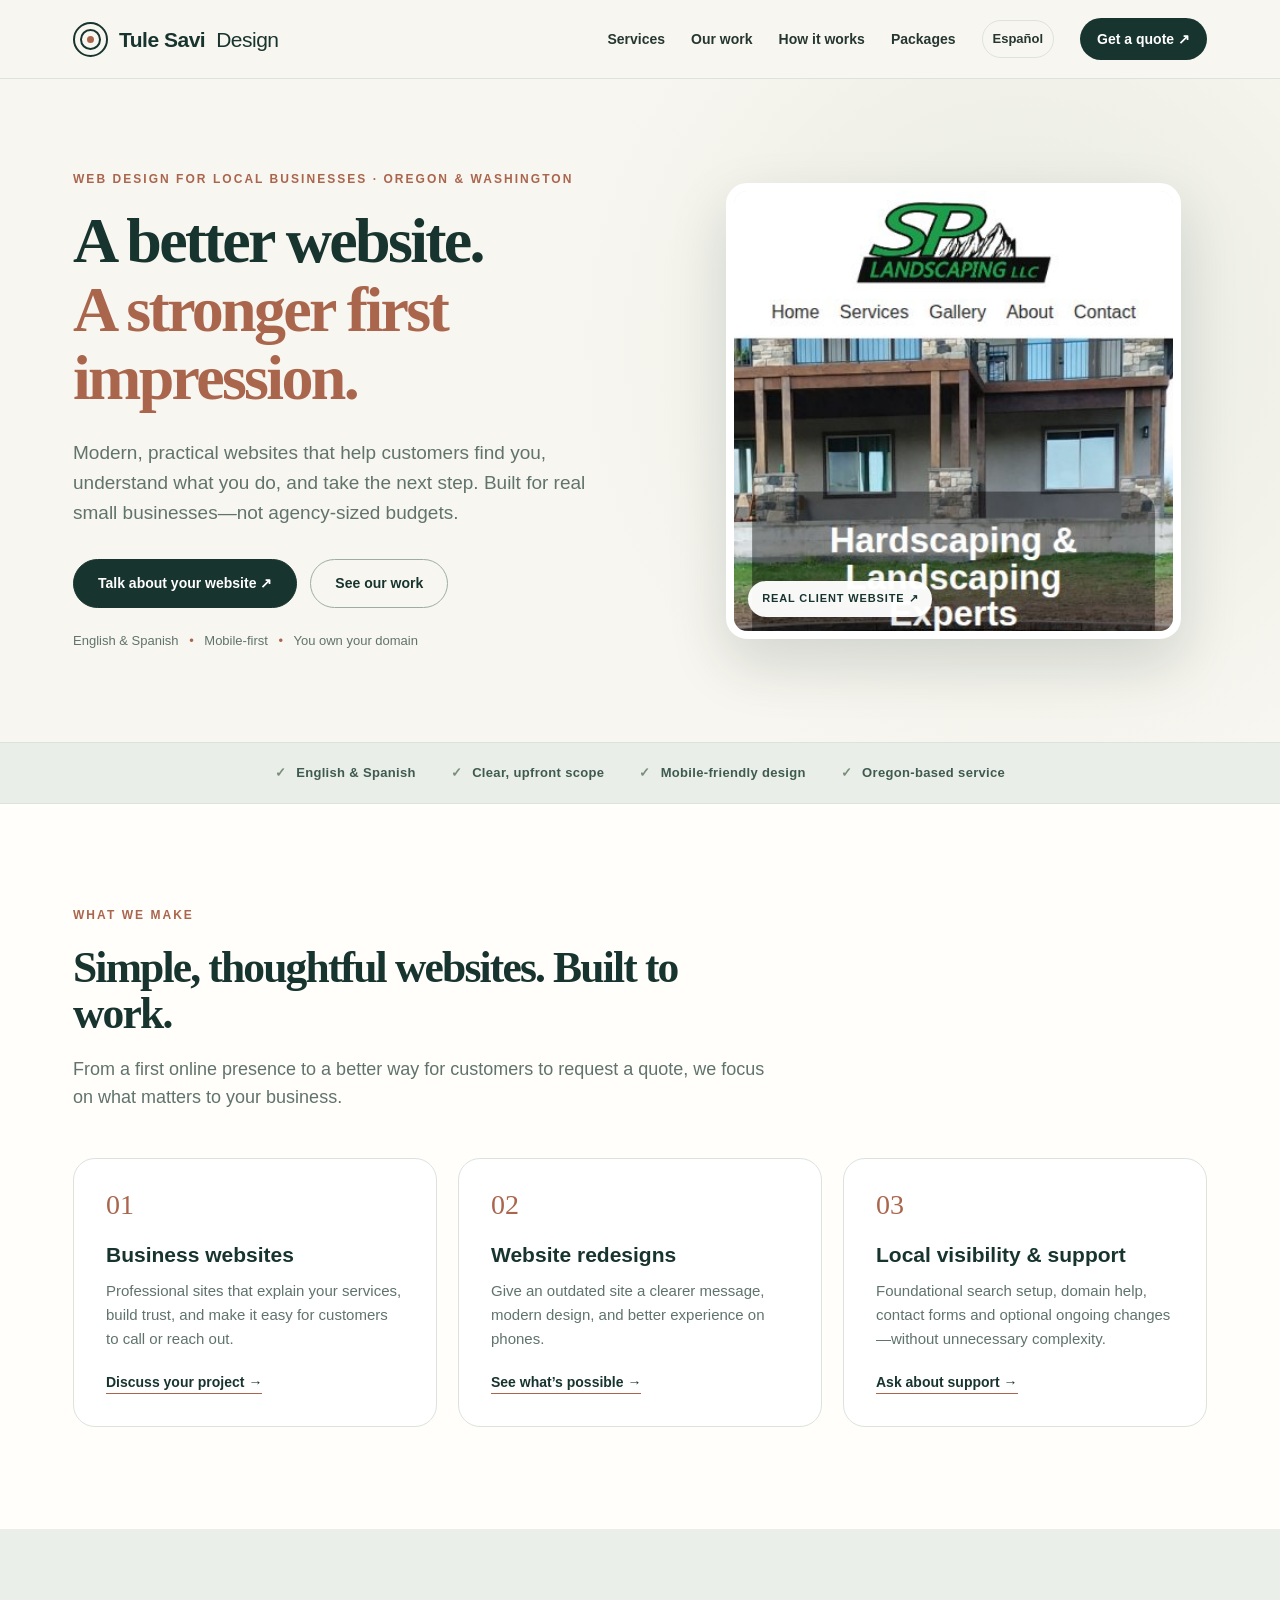
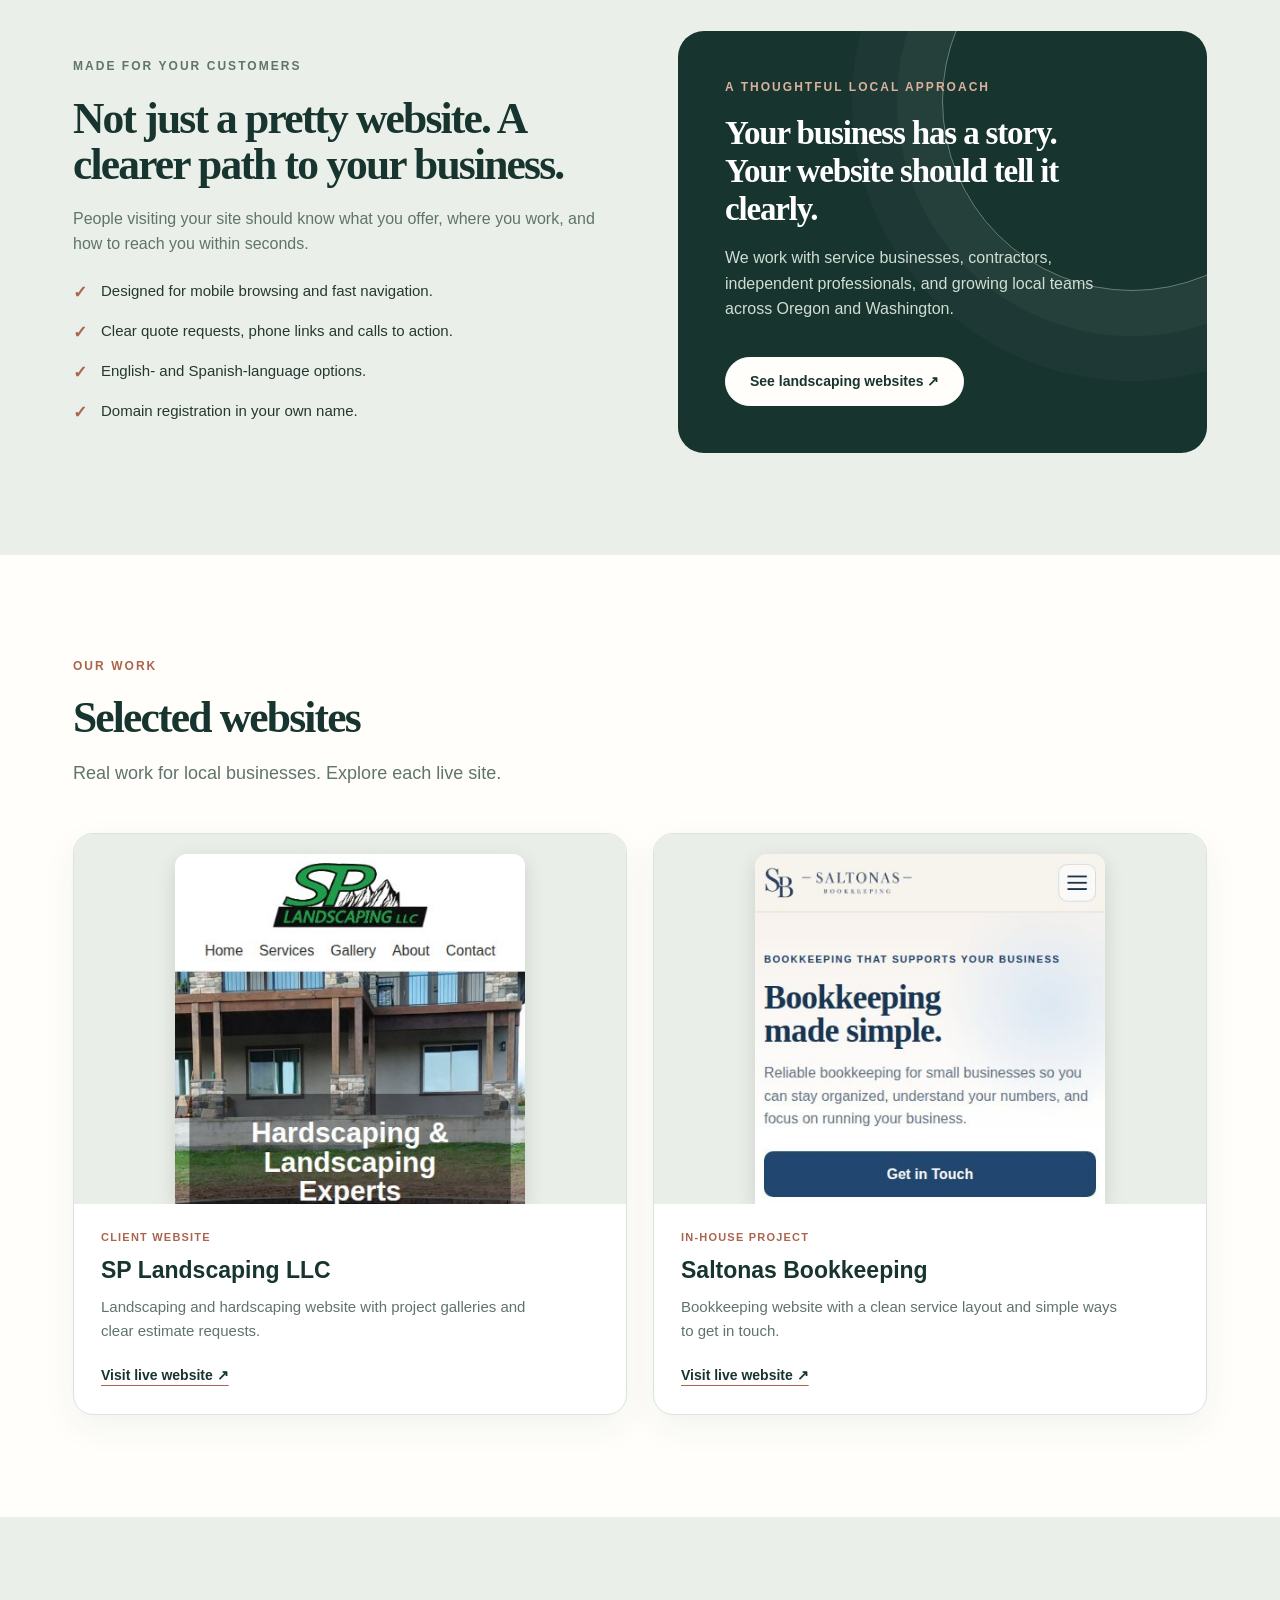
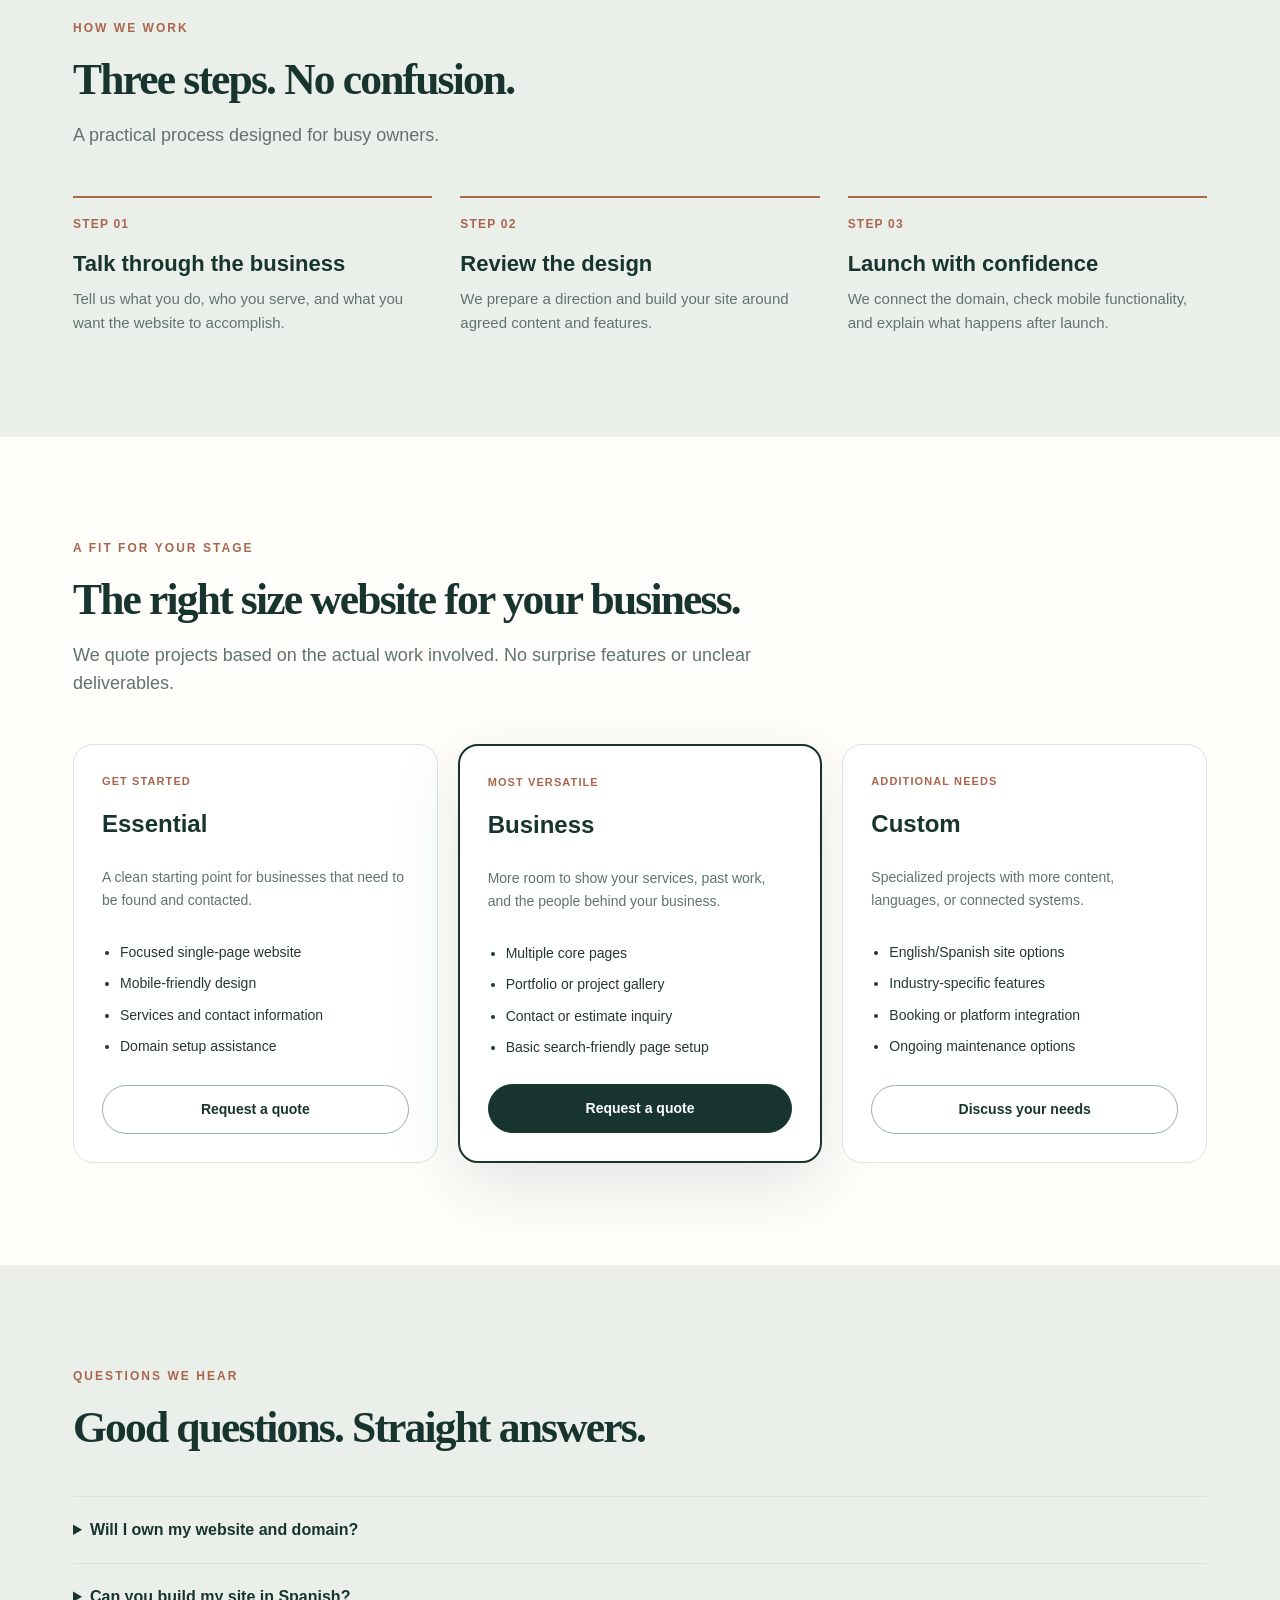
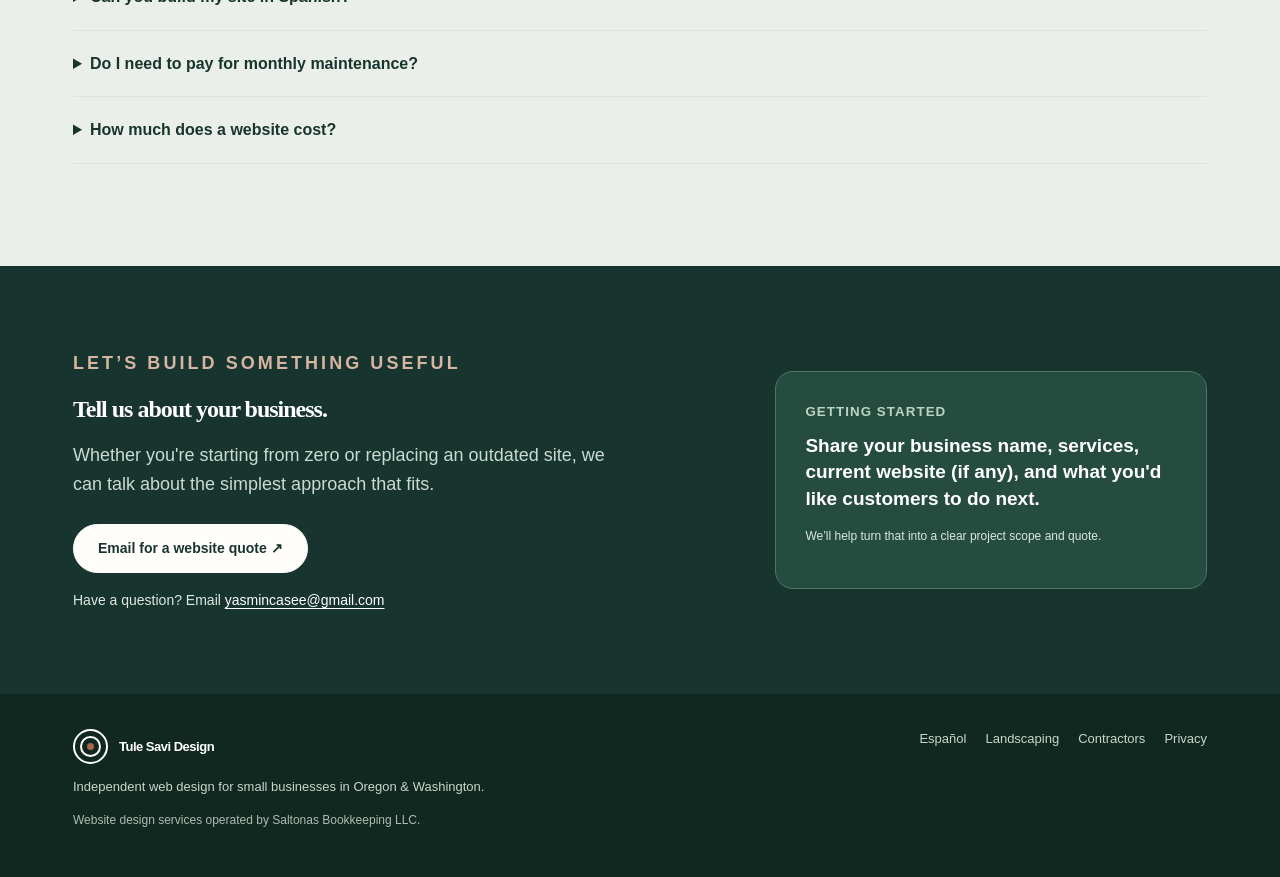
<file: index.html>
<!DOCTYPE html>
<html lang="en"><head><meta charset="utf-8"/><meta content="width=device-width, initial-scale=1" name="viewport"/><meta content="#18342f" name="theme-color"/><title>Tule Savi Design | Web Design for Small Businesses in Oregon &amp; Washington</title><meta content="Practical, professional websites for Oregon and Washington small businesses. Web design in English and Spanish, built around your business goals." name="description"/><link href="styles.css" rel="stylesheet"/><script defer="" src="script.js"></script><link href="https://tulesavidesign.com/" rel="canonical"/><link href="https://tulesavidesign.com/" hreflang="en" rel="alternate"/><link href="https://tulesavidesign.com/es/" hreflang="es" rel="alternate"/><link href="https://tulesavidesign.com/" hreflang="x-default" rel="alternate"/><meta content="website" property="og:type"/><meta content="Tule Savi Design" property="og:site_name"/><meta content="https://tulesavidesign.com/" property="og:url"/><meta content="Practical, professional websites for Oregon and Washington small businesses. Web design in English and Spanish, built around your business goals." property="og:description"/><meta content="Tule Savi Design | Web Design for Small Businesses in Oregon &amp; Washington" property="og:title"/><script type="application/ld+json">{"@context": "https://schema.org", "@type": "ProfessionalService", "name": "Tule Savi Design", "url": "https://tulesavidesign.com", "email": "yasmincasee@gmail.com", "areaServed": [{"@type": "State", "name": "Oregon"}, {"@type": "State", "name": "Washington"}], "availableLanguage": ["English", "Spanish"], "description": "Bilingual small business web design, website redesigns, and essential website setup."}</script></head>
<body><a class="skip-link" href="#main">Skip to content</a><header class="site-header"><div class="wrap topbar"><a aria-label="Tule Savi Design home" class="logo" href="./"><span aria-hidden="true" class="logo-icon"></span>Tule Savi <span style="font-weight:450">Design</span></a><button aria-controls="main-nav" aria-expanded="false" aria-label="Open navigation" class="menu-toggle" data-menu-toggle=""><svg fill="none" stroke="currentColor" stroke-width="2" viewbox="0 0 24 24"><path d="M3 6h18M3 12h18M3 18h18"></path></svg></button><nav aria-label="Primary navigation" class="site-nav" data-site-nav="" id="main-nav"><a href="#services">Services</a><a href="#work">Our work</a><a href="#approach">How it works</a><a href="#packages">Packages</a><a class="lang" href="es/" lang="es">Español</a><a class="nav-cta" href="#contact">Get a quote ↗</a></nav></div></header>
<main id="main"><section class="hero"><div class="wrap hero-grid"><div><p class="eyebrow">Web design for local businesses · Oregon &amp; Washington</p><h1>A better website.<br/><em>A stronger first impression.</em></h1><p class="hero-intro">Modern, practical websites that help customers find you, understand what you do, and take the next step. Built for real small businesses—not agency-sized budgets.</p><div class="actions"><a class="btn" href="#contact">Talk about your website ↗</a><a class="btn btn-alt" href="#work">See our work</a></div><div class="hero-note">English &amp; Spanish <span class="dot">•</span> Mobile-first <span class="dot">•</span> You own your domain</div></div><div class="visual portfolio-hero-image"><a href="https://splandscapingllc.com/" target="_blank" rel="noopener noreferrer" class="portfolio-hero-link" aria-label="View the real SP Landscaping website"><img src="assets/sp-landscaping-mobile.jpg" alt="Actual mobile homepage of SP Landscaping LLC with its logo, landscaping photograph and estimate buttons" decoding="async"><span class="portfolio-image-note">REAL CLIENT WEBSITE <span aria-hidden="true">↗</span></span></a></div></div></section>
<div class="proofbar"><div class="wrap"><span>English &amp; Spanish</span><span>Clear, upfront scope</span><span>Mobile-friendly design</span><span>Oregon-based service</span></div></div>
<section class="section section-white" id="services"><div class="wrap"><div class="section-head"><p class="eyebrow">What we make</p><h2>Simple, thoughtful websites. Built to work.</h2><p>From a first online presence to a better way for customers to request a quote, we focus on what matters to your business.</p></div><div class="cards"><article class="card"><div class="num">01</div><h3>Business websites</h3><p>Professional sites that explain your services, build trust, and make it easy for customers to call or reach out.</p><a class="text-link" href="#contact">Discuss your project →</a></article><article class="card"><div class="num">02</div><h3>Website redesigns</h3><p>Give an outdated site a clearer message, modern design, and better experience on phones.</p><a class="text-link" href="#contact">See what’s possible →</a></article><article class="card"><div class="num">03</div><h3>Local visibility &amp; support</h3><p>Foundational search setup, domain help, contact forms and optional ongoing changes—without unnecessary complexity.</p><a class="text-link" href="#contact">Ask about support →</a></article></div></div></section>
<section class="section section-soft"><div class="wrap split"><div><p class="eyebrow">Made for your customers</p><h2>Not just a pretty website. A clearer path to your business.</h2><p>People visiting your site should know what you offer, where you work, and how to reach you within seconds.</p><div class="checklist"><div><b>✓</b>Designed for mobile browsing and fast navigation.</div><div><b>✓</b>Clear quote requests, phone links and calls to action.</div><div><b>✓</b>English- and Spanish-language options.</div><div><b>✓</b>Domain registration in your own name.</div></div></div><div class="wide-feature"><p class="eyebrow" style="color:#d9b19c">A thoughtful local approach</p><h3>Your business has a story. Your website should tell it clearly.</h3><p>We work with service businesses, contractors, independent professionals, and growing local teams across Oregon and Washington.</p><a class="btn btn-light" href="landscaping/" style="margin-top:19px">See landscaping websites ↗</a></div></div></section>
<section class="section section-white" id="work"><div class="wrap"><div class="section-head portfolio-intro"><p class="eyebrow">Our work</p><h2>Selected websites</h2><p>Real work for local businesses. Explore each live site.</p></div><div class="portfolio-cards"><article class="portfolio-card"><a class="portfolio-card-image" href="https://splandscapingllc.com/" target="_blank" rel="noopener noreferrer" aria-label="Visit live website: SP Landscaping LLC"><img src="assets/sp-landscaping-mobile.jpg" alt="Actual mobile screenshot of the SP Landscaping LLC website" loading="lazy" decoding="async"></a><div class="portfolio-card-body"><span class="portfolio-tag">CLIENT WEBSITE</span><h3>SP Landscaping LLC</h3><p>Landscaping and hardscaping website with project galleries and clear estimate requests.</p><a class="portfolio-visit" href="https://splandscapingllc.com/" rel="noopener noreferrer" target="_blank">Visit live website ↗</a></div></article><article class="portfolio-card"><a class="portfolio-card-image" href="https://saltonasbookkeeping.com/" target="_blank" rel="noopener noreferrer" aria-label="Visit live website: Saltonas Bookkeeping"><img src="assets/saltonas-bookkeeping-mobile.jpg" alt="Actual mobile screenshot of the Saltonas Bookkeeping website" loading="lazy" decoding="async"></a><div class="portfolio-card-body"><span class="portfolio-tag">IN-HOUSE PROJECT</span><h3>Saltonas Bookkeeping</h3><p>Bookkeeping website with a clean service layout and simple ways to get in touch.</p><a class="portfolio-visit" href="https://saltonasbookkeeping.com/" rel="noopener noreferrer" target="_blank">Visit live website ↗</a></div></article></div></div></section>
<section class="section section-soft" id="approach"><div class="wrap"><div class="section-head"><p class="eyebrow">How we work</p><h2>Three steps. No confusion.</h2><p>A practical process designed for busy owners.</p></div><div class="process"><div class="step"><div class="step-no">STEP 01</div><h3>Talk through the business</h3><p>Tell us what you do, who you serve, and what you want the website to accomplish.</p></div><div class="step"><div class="step-no">STEP 02</div><h3>Review the design</h3><p>We prepare a direction and build your site around agreed content and features.</p></div><div class="step"><div class="step-no">STEP 03</div><h3>Launch with confidence</h3><p>We connect the domain, check mobile functionality, and explain what happens after launch.</p></div></div></div></section>
<section class="section section-white" id="packages"><div class="wrap"><div class="section-head"><p class="eyebrow">A fit for your stage</p><h2>The right size website for your business.</h2><p>We quote projects based on the actual work involved. No surprise features or unclear deliverables.</p></div><div class="plans"><article class="plan"><span class="label">Get started</span><h3>Essential</h3><p>A clean starting point for businesses that need to be found and contacted.</p><ul><li>Focused single-page website</li><li>Mobile-friendly design</li><li>Services and contact information</li><li>Domain setup assistance</li></ul><a class="btn btn-alt" href="#contact">Request a quote</a></article><article class="plan featured"><span class="label">Most versatile</span><h3>Business</h3><p>More room to show your services, past work, and the people behind your business.</p><ul><li>Multiple core pages</li><li>Portfolio or project gallery</li><li>Contact or estimate inquiry</li><li>Basic search-friendly page setup</li></ul><a class="btn" href="#contact">Request a quote</a></article><article class="plan"><span class="label">Additional needs</span><h3>Custom</h3><p>Specialized projects with more content, languages, or connected systems.</p><ul><li>English/Spanish site options</li><li>Industry-specific features</li><li>Booking or platform integration</li><li>Ongoing maintenance options</li></ul><a class="btn btn-alt" href="#contact">Discuss your needs</a></article></div></div></section>
<section class="section section-soft"><div class="wrap"><div class="section-head"><p class="eyebrow">Questions we hear</p><h2>Good questions. Straight answers.</h2></div><div class="faq"><details><summary>Will I own my website and domain?</summary><p>We recommend registering your domain in your own account. Website ownership and any ongoing services will be clearly documented in your agreement.</p></details><details><summary>Can you build my site in Spanish?</summary><p>Yes. We can plan a Spanish-language site or an English/Spanish experience. Translation and copywriting scope will be included in the quote.</p></details><details><summary>Do I need to pay for monthly maintenance?</summary><p>Not necessarily. We’ll explain what your specific site needs, which costs are recurring, and what optional support covers.</p></details><details><summary>How much does a website cost?</summary><p>It depends on the number of pages, content, and features. Tell us what you need and we’ll prepare a clear quote before work begins.</p></details></div></div></section>
<section class="contact-band" id="contact"><div class="wrap contact-box"><div><p class="eyebrow" style="color:#d6b6a2">Let’s build something useful</p><h2>Tell us about your business.</h2><p>Whether you're starting from zero or replacing an outdated site, we can talk about the simplest approach that fits.</p><div class="actions" style="margin-top:25px"><a class="btn btn-light" href="mailto:yasmincasee@gmail.com?subject=Website%20inquiry%20%E2%80%94%20Tule%20Savi%20Design&amp;body=Business%20name%3A%20%0ALocation%3A%20%0AServices%3A%20%0ACurrent%20website%20%28if%20any%29%3A%20%0AWhat%20I%20need%20help%20with%3A%20%0ABest%20way%20to%20reach%20me%3A%20">Email for a website quote ↗</a></div><p class="contact-email">Have a question? Email <a href="mailto:yasmincasee@gmail.com">yasmincasee@gmail.com</a></p></div><div class="contact-panel"><small>Getting started</small><strong>Share your business name, services, current website (if any), and what you'd like customers to do next.</strong><p class="status">We’ll help turn that into a clear project scope and quote.</p></div></div></section></main>
<footer class="footer"><div class="wrap footer-row"><div><a class="logo" href="./"><span aria-hidden="true" class="logo-icon"></span>Tule Savi Design</a><p>Independent web design for small businesses in Oregon &amp; Washington.</p><p class="footer-legal">Website design services operated by Saltonas Bookkeeping LLC.</p></div><div class="footer-links"><a href="es/" lang="es">Español</a><a href="landscaping/">Landscaping</a><a href="contractors/">Contractors</a><a href="privacy.html">Privacy</a></div></div></footer>
<!-- Crisp live chat: shared with Saltonas Bookkeeping -->
<script type="text/javascript">
  window.$crisp = window.$crisp || [];
  window.CRISP_WEBSITE_ID = "d0d3e0f0-dd64-4053-a8c9-10dc3f2603c1";
  window.$crisp.push(["set", "session:segments", [["Tule Savi Design"], true]]);
  (function () {
    var s = document.createElement("script");
    s.src = "https://client.crisp.chat/l.js";
    s.async = true;
    document.head.appendChild(s);
  })();
</script>
</body></html>
</file>
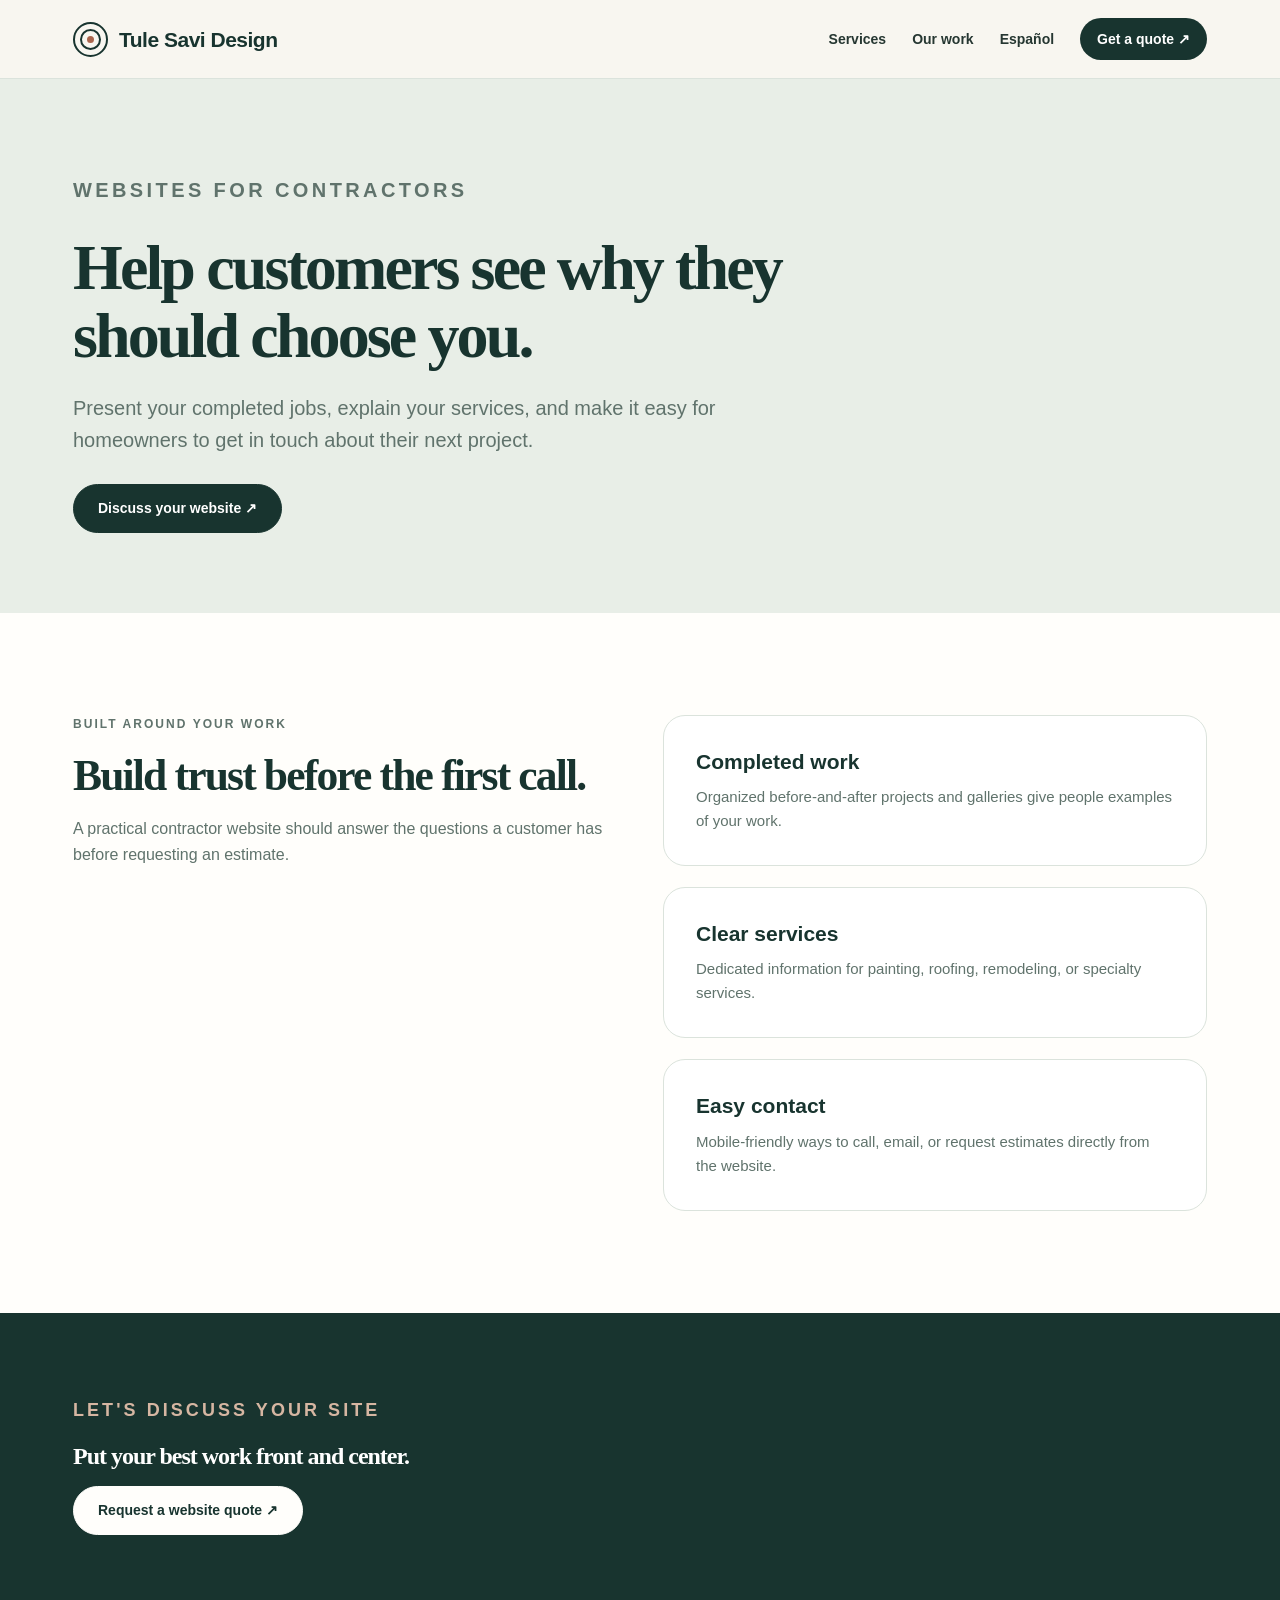
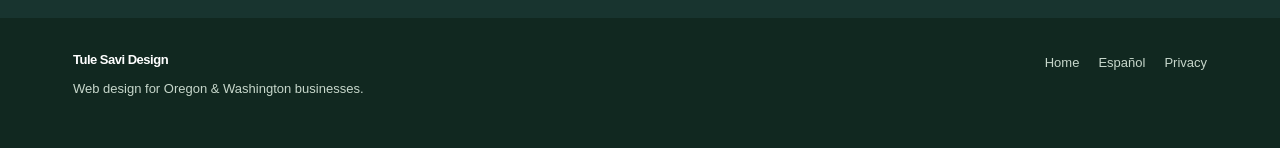
<file: contractors/index.html>
<!DOCTYPE html><html lang="en"><head><meta charset="utf-8"><meta name="viewport" content="width=device-width,initial-scale=1"><title>Websites for Contractors | Tule Savi Design</title><meta name="description" content="Professional websites for roofing, painting, remodeling, and other service contractors in Oregon and Washington."><link rel="stylesheet" href="../styles.css"><script defer src="../script.js"></script><link rel="canonical" href="https://tulesavidesign.com/contractors/"></head><body><a class="skip-link" href="#main">Skip to content</a><header class="site-header"><div class="wrap topbar"><a class="logo" href="../"><span class="logo-icon" aria-hidden="true"></span>Tule Savi Design</a><button data-menu-toggle class="menu-toggle" aria-controls="main-nav" aria-expanded="false" aria-label="Open menu">☰</button><nav class="site-nav" data-site-nav id="main-nav"><a href="../#services">Services</a><a href="../#work">Our work</a><a href="../es/" lang="es">Español</a><a class="nav-cta" href="../#contact">Get a quote ↗</a></nav></div></header><main id="main"><section class="inner-hero"><div class="wrap"><p class="eyebrow">Websites for contractors</p><h1>Help customers see why they should choose you.</h1><p>Present your completed jobs, explain your services, and make it easy for homeowners to get in touch about their next project.</p><a class="btn" href="../#contact">Discuss your website ↗</a></div></section><section class="section section-white"><div class="wrap industry-block"><div><p class="eyebrow">Built around your work</p><h2>Build trust before the first call.</h2><p>A practical contractor website should answer the questions a customer has before requesting an estimate.</p></div><div class="cards" style="grid-template-columns:1fr"><article class="card"><h3>Completed work</h3><p>Organized before-and-after projects and galleries give people examples of your work.</p></article><article class="card"><h3>Clear services</h3><p>Dedicated information for painting, roofing, remodeling, or specialty services.</p></article><article class="card"><h3>Easy contact</h3><p>Mobile-friendly ways to call, email, or request estimates directly from the website.</p></article></div></div></section><section class="contact-band"><div class="wrap"><p class="eyebrow" style="color:#d6b6a2">Let's discuss your site</p><h2>Put your best work front and center.</h2><a class="btn btn-light" href="../#contact">Request a website quote ↗</a></div></section></main><footer class="footer"><div class="wrap footer-row"><div><a class="logo" href="../">Tule Savi Design</a><p>Web design for Oregon &amp; Washington businesses.</p></div><div class="footer-links"><a href="../">Home</a><a href="../es/">Español</a><a href="../privacy.html">Privacy</a></div></div></footer>
<!-- Crisp live chat: shared with Saltonas Bookkeeping -->
<script type="text/javascript">
  window.$crisp = window.$crisp || [];
  window.CRISP_WEBSITE_ID = "d0d3e0f0-dd64-4053-a8c9-10dc3f2603c1";
  window.$crisp.push(["set", "session:segments", [["Tule Savi Design"], true]]);
  (function () {
    var s = document.createElement("script");
    s.src = "https://client.crisp.chat/l.js";
    s.async = true;
    document.head.appendChild(s);
  })();
</script>
</body></html>
</file>
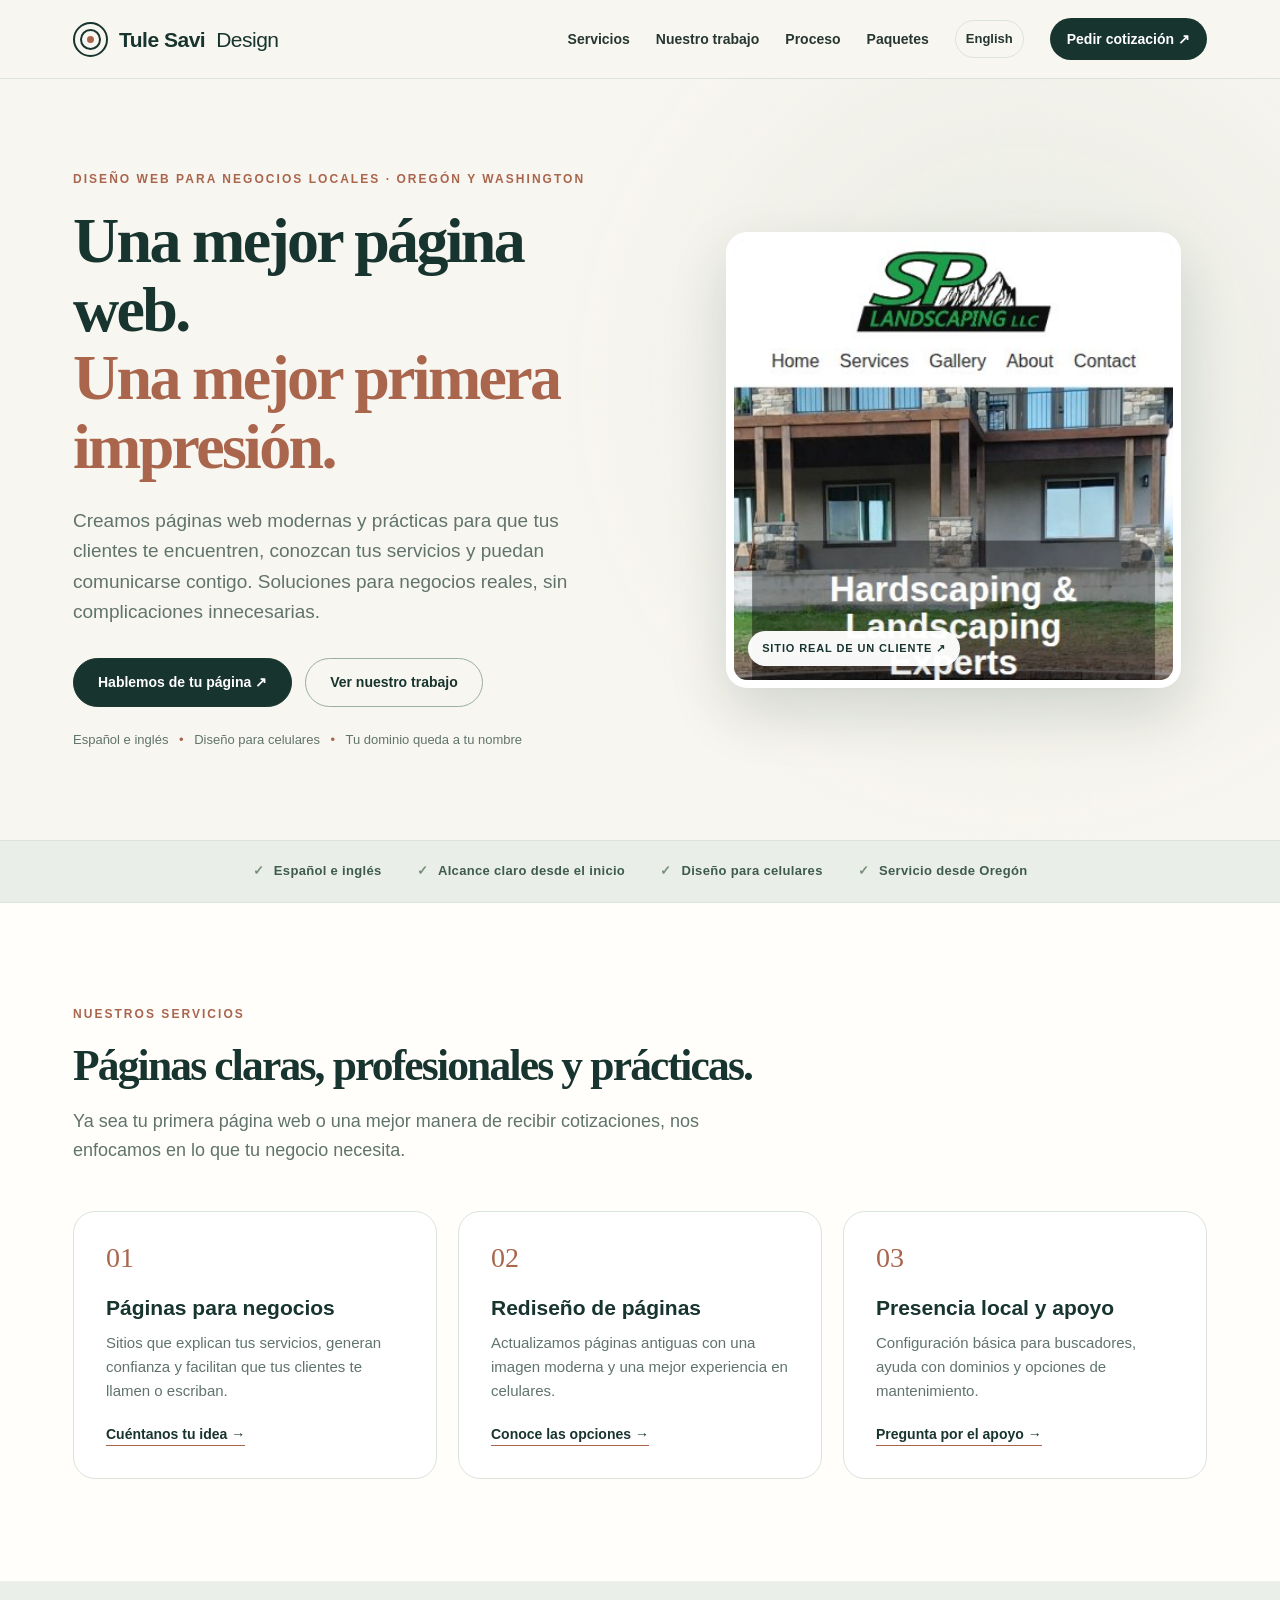
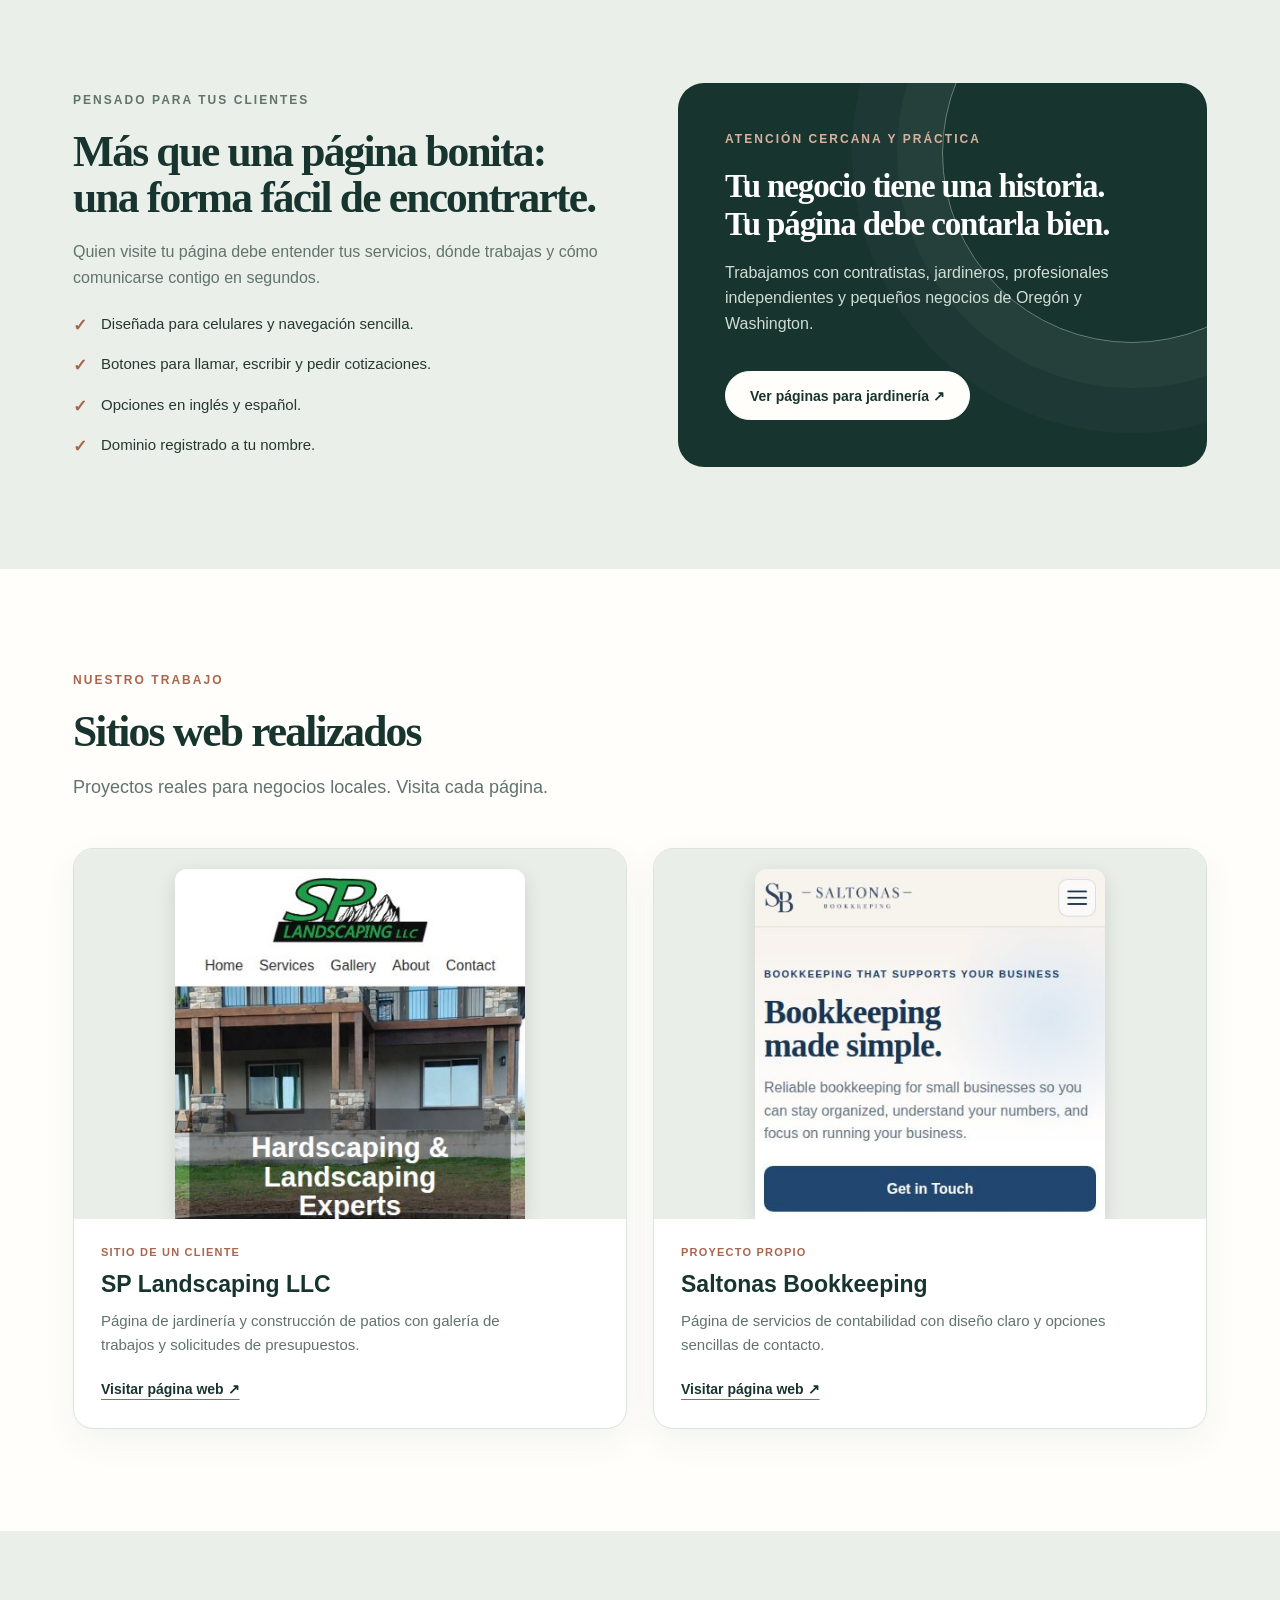
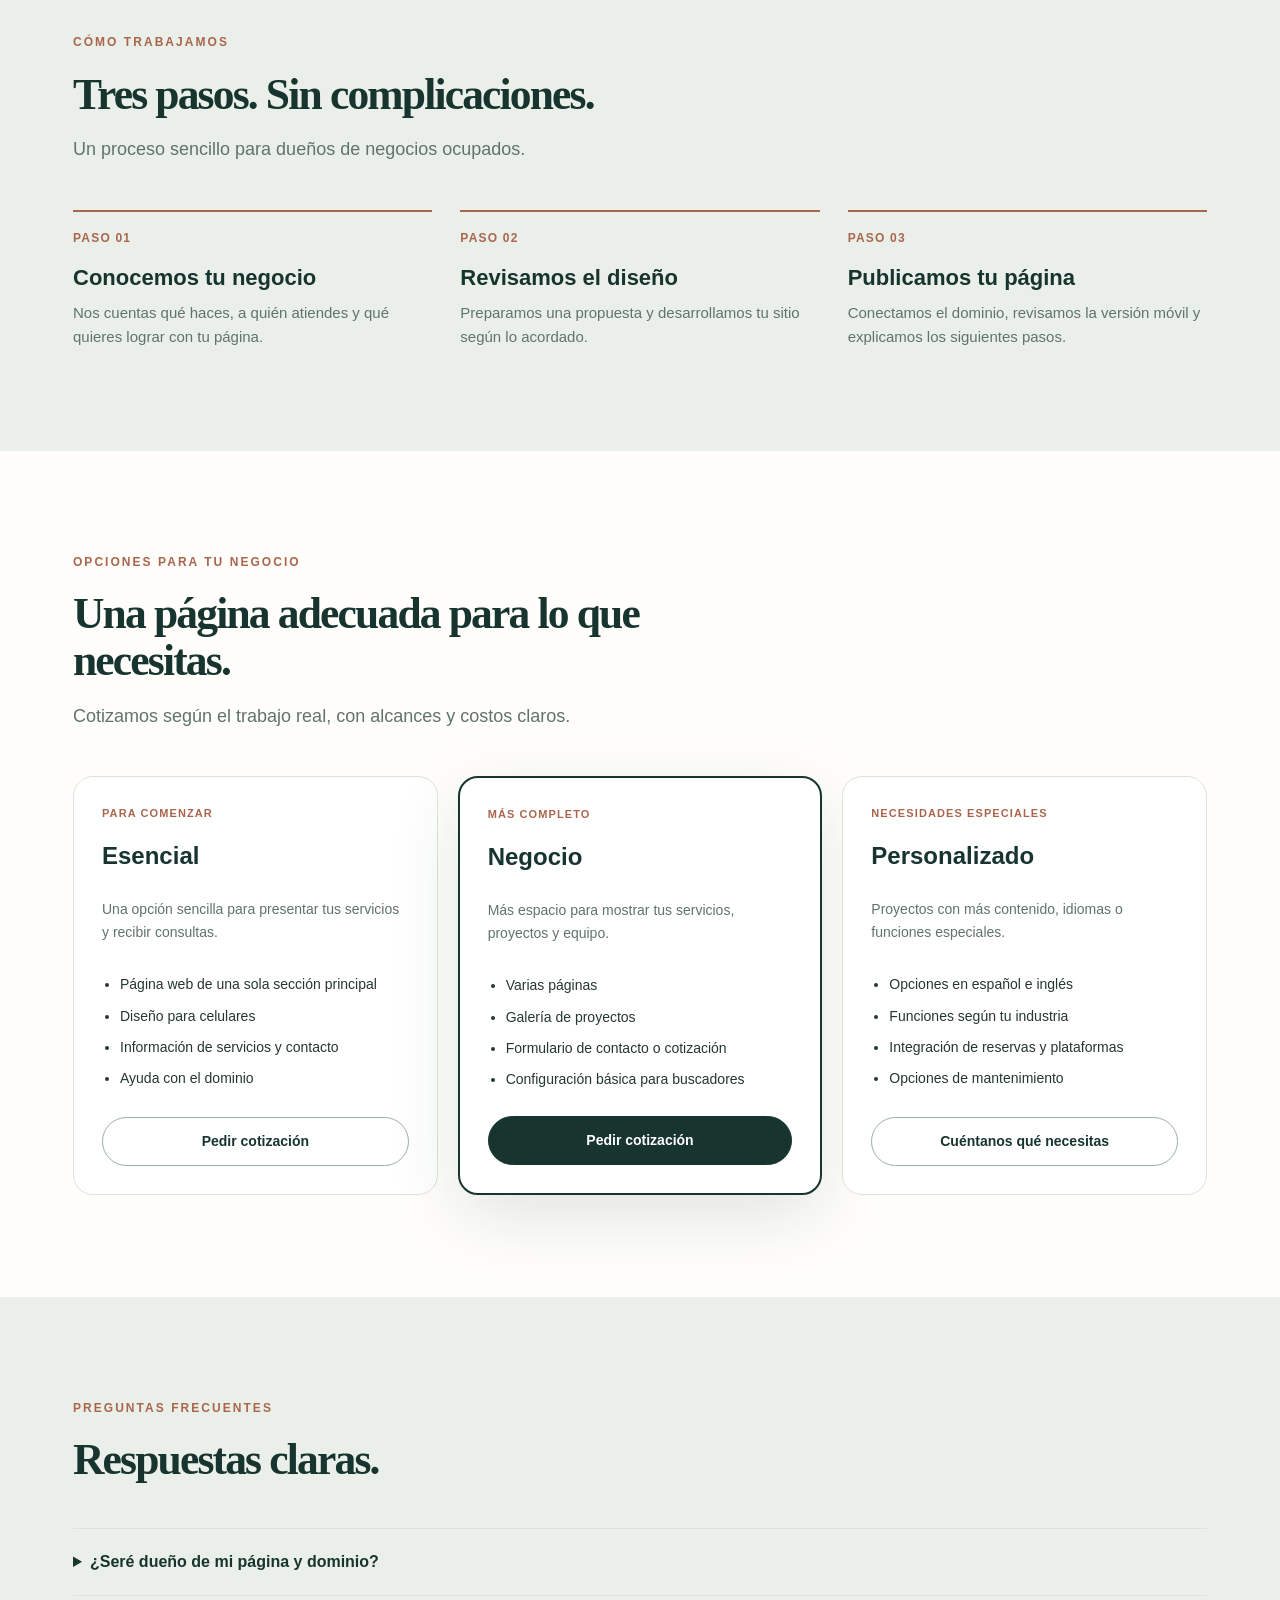
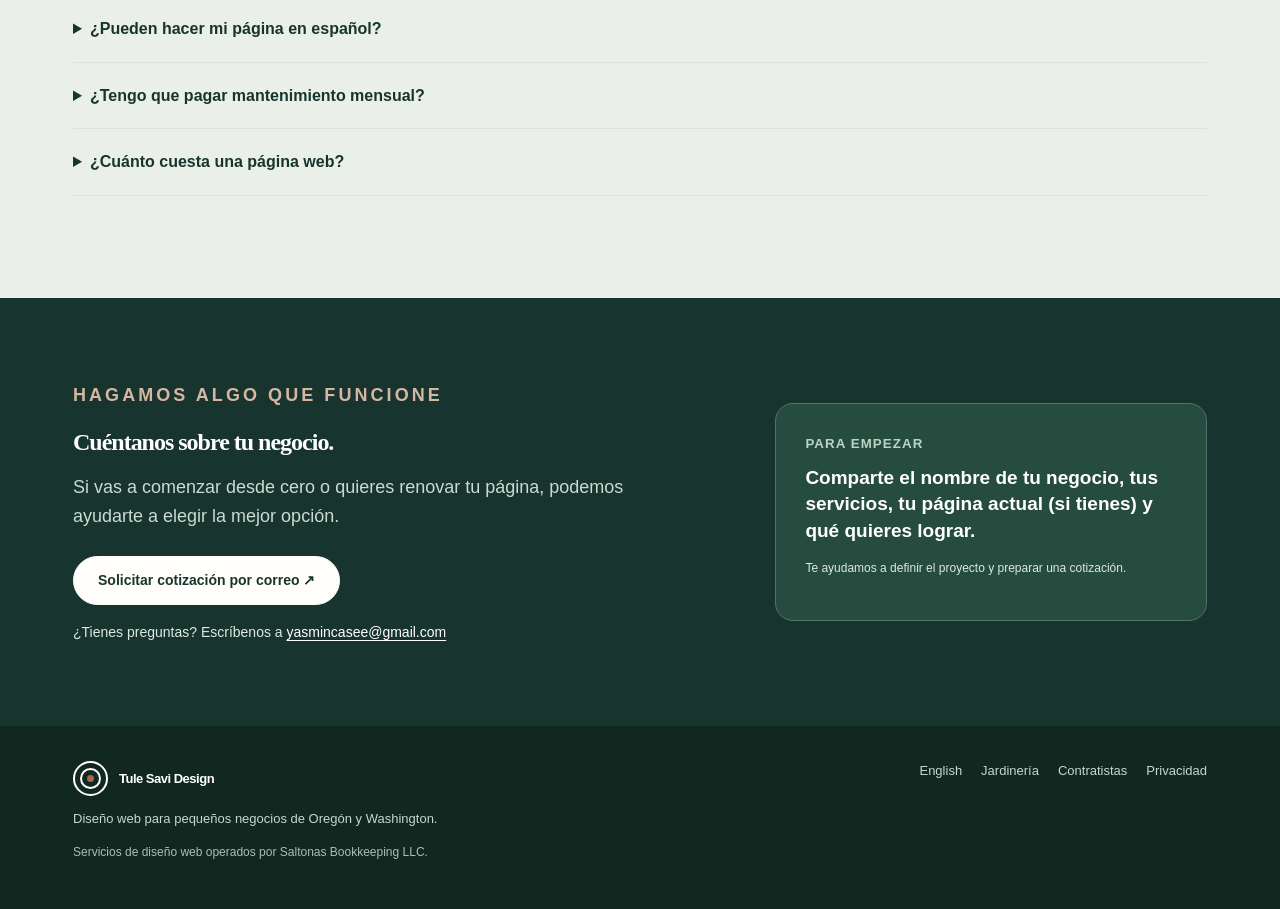
<file: es/index.html>
<!DOCTYPE html>
<html lang="es"><head><meta charset="utf-8"/><meta content="width=device-width, initial-scale=1" name="viewport"/><meta content="#18342f" name="theme-color"/><title>Tule Savi Design | Diseño web para pequeños negocios</title><meta content="Páginas web profesionales para pequeños negocios de Oregón y Washington. Diseño web en español e inglés." name="description"/><link href="../styles.css" rel="stylesheet"/><script defer="" src="../script.js"></script><link href="https://tulesavidesign.com/es/" rel="canonical"/><link href="https://tulesavidesign.com/" hreflang="en" rel="alternate"/><link href="https://tulesavidesign.com/es/" hreflang="es" rel="alternate"/><link href="https://tulesavidesign.com/" hreflang="x-default" rel="alternate"/><meta content="website" property="og:type"/><meta content="Tule Savi Design" property="og:site_name"/><meta content="https://tulesavidesign.com/es/" property="og:url"/><meta content="Páginas web profesionales para pequeños negocios de Oregón y Washington. Diseño web en español e inglés." property="og:description"/><meta content="Tule Savi Design | Diseño web para pequeños negocios" property="og:title"/><script type="application/ld+json">{"@context": "https://schema.org", "@type": "ProfessionalService", "name": "Tule Savi Design", "url": "https://tulesavidesign.com", "email": "yasmincasee@gmail.com", "areaServed": [{"@type": "State", "name": "Oregon"}, {"@type": "State", "name": "Washington"}], "availableLanguage": ["English", "Spanish"], "description": "Bilingual small business web design, website redesigns, and essential website setup."}</script></head>
<body><a class="skip-link" href="#main">Ir al contenido</a><header class="site-header"><div class="wrap topbar"><a aria-label="Tule Savi Design home" class="logo" href="../"><span aria-hidden="true" class="logo-icon"></span>Tule Savi <span style="font-weight:450">Design</span></a><button aria-controls="main-nav" aria-expanded="false" aria-label="Abrir menú" class="menu-toggle" data-menu-toggle=""><svg fill="none" stroke="currentColor" stroke-width="2" viewbox="0 0 24 24"><path d="M3 6h18M3 12h18M3 18h18"></path></svg></button><nav aria-label="Navegación principal" class="site-nav" data-site-nav="" id="main-nav"><a href="#services">Servicios</a><a href="#work">Nuestro trabajo</a><a href="#approach">Proceso</a><a href="#packages">Paquetes</a><a class="lang" href="../" lang="en">English</a><a class="nav-cta" href="#contact">Pedir cotización ↗</a></nav></div></header>
<main id="main"><section class="hero"><div class="wrap hero-grid"><div><p class="eyebrow">Diseño web para negocios locales · Oregón y Washington</p><h1>Una mejor página web.<br/><em>Una mejor primera impresión.</em></h1><p class="hero-intro">Creamos páginas web modernas y prácticas para que tus clientes te encuentren, conozcan tus servicios y puedan comunicarse contigo. Soluciones para negocios reales, sin complicaciones innecesarias.</p><div class="actions"><a class="btn" href="#contact">Hablemos de tu página ↗</a><a class="btn btn-alt" href="#work">Ver nuestro trabajo</a></div><div class="hero-note">Español e inglés <span class="dot">•</span> Diseño para celulares <span class="dot">•</span> Tu dominio queda a tu nombre</div></div><div class="visual portfolio-hero-image"><a href="https://splandscapingllc.com/" target="_blank" rel="noopener noreferrer" class="portfolio-hero-link" aria-label="Ver la página real de SP Landscaping"><img src="../assets/sp-landscaping-mobile.jpg" alt="Captura real de la página móvil de SP Landscaping LLC con logotipo, fotografía y botones de presupuesto" decoding="async"><span class="portfolio-image-note">SITIO REAL DE UN CLIENTE <span aria-hidden="true">↗</span></span></a></div></div></section>
<div class="proofbar"><div class="wrap"><span>Español e inglés</span><span>Alcance claro desde el inicio</span><span>Diseño para celulares</span><span>Servicio desde Oregón</span></div></div>
<section class="section section-white" id="services"><div class="wrap"><div class="section-head"><p class="eyebrow">Nuestros servicios</p><h2>Páginas claras, profesionales y prácticas.</h2><p>Ya sea tu primera página web o una mejor manera de recibir cotizaciones, nos enfocamos en lo que tu negocio necesita.</p></div><div class="cards"><article class="card"><div class="num">01</div><h3>Páginas para negocios</h3><p>Sitios que explican tus servicios, generan confianza y facilitan que tus clientes te llamen o escriban.</p><a class="text-link" href="#contact">Cuéntanos tu idea →</a></article><article class="card"><div class="num">02</div><h3>Rediseño de páginas</h3><p>Actualizamos páginas antiguas con una imagen moderna y una mejor experiencia en celulares.</p><a class="text-link" href="#contact">Conoce las opciones →</a></article><article class="card"><div class="num">03</div><h3>Presencia local y apoyo</h3><p>Configuración básica para buscadores, ayuda con dominios y opciones de mantenimiento.</p><a class="text-link" href="#contact">Pregunta por el apoyo →</a></article></div></div></section>
<section class="section section-soft"><div class="wrap split"><div><p class="eyebrow">Pensado para tus clientes</p><h2>Más que una página bonita: una forma fácil de encontrarte.</h2><p>Quien visite tu página debe entender tus servicios, dónde trabajas y cómo comunicarse contigo en segundos.</p><div class="checklist"><div><b>✓</b>Diseñada para celulares y navegación sencilla.</div><div><b>✓</b>Botones para llamar, escribir y pedir cotizaciones.</div><div><b>✓</b>Opciones en inglés y español.</div><div><b>✓</b>Dominio registrado a tu nombre.</div></div></div><div class="wide-feature"><p class="eyebrow" style="color:#d9b19c">Atención cercana y práctica</p><h3>Tu negocio tiene una historia. Tu página debe contarla bien.</h3><p>Trabajamos con contratistas, jardineros, profesionales independientes y pequeños negocios de Oregón y Washington.</p><a class="btn btn-light" href="../landscaping/" style="margin-top:19px">Ver páginas para jardinería ↗</a></div></div></section>
<section class="section section-white" id="work"><div class="wrap"><div class="section-head portfolio-intro"><p class="eyebrow">Nuestro trabajo</p><h2>Sitios web realizados</h2><p>Proyectos reales para negocios locales. Visita cada página.</p></div><div class="portfolio-cards"><article class="portfolio-card"><a class="portfolio-card-image" href="https://splandscapingllc.com/" target="_blank" rel="noopener noreferrer" aria-label="Visitar página web: SP Landscaping LLC"><img src="../assets/sp-landscaping-mobile.jpg" alt="Captura real de la página móvil de SP Landscaping LLC" loading="lazy" decoding="async"></a><div class="portfolio-card-body"><span class="portfolio-tag">SITIO DE UN CLIENTE</span><h3>SP Landscaping LLC</h3><p>Página de jardinería y construcción de patios con galería de trabajos y solicitudes de presupuestos.</p><a class="portfolio-visit" href="https://splandscapingllc.com/" rel="noopener noreferrer" target="_blank">Visitar página web ↗</a></div></article><article class="portfolio-card"><a class="portfolio-card-image" href="https://saltonasbookkeeping.com/" target="_blank" rel="noopener noreferrer" aria-label="Visitar página web: Saltonas Bookkeeping"><img src="../assets/saltonas-bookkeeping-mobile.jpg" alt="Captura real de la página móvil de Saltonas Bookkeeping" loading="lazy" decoding="async"></a><div class="portfolio-card-body"><span class="portfolio-tag">PROYECTO PROPIO</span><h3>Saltonas Bookkeeping</h3><p>Página de servicios de contabilidad con diseño claro y opciones sencillas de contacto.</p><a class="portfolio-visit" href="https://saltonasbookkeeping.com/" rel="noopener noreferrer" target="_blank">Visitar página web ↗</a></div></article></div></div></section>
<section class="section section-soft" id="approach"><div class="wrap"><div class="section-head"><p class="eyebrow">Cómo trabajamos</p><h2>Tres pasos. Sin complicaciones.</h2><p>Un proceso sencillo para dueños de negocios ocupados.</p></div><div class="process"><div class="step"><div class="step-no">PASO 01</div><h3>Conocemos tu negocio</h3><p>Nos cuentas qué haces, a quién atiendes y qué quieres lograr con tu página.</p></div><div class="step"><div class="step-no">PASO 02</div><h3>Revisamos el diseño</h3><p>Preparamos una propuesta y desarrollamos tu sitio según lo acordado.</p></div><div class="step"><div class="step-no">PASO 03</div><h3>Publicamos tu página</h3><p>Conectamos el dominio, revisamos la versión móvil y explicamos los siguientes pasos.</p></div></div></div></section>
<section class="section section-white" id="packages"><div class="wrap"><div class="section-head"><p class="eyebrow">Opciones para tu negocio</p><h2>Una página adecuada para lo que necesitas.</h2><p>Cotizamos según el trabajo real, con alcances y costos claros.</p></div><div class="plans"><article class="plan"><span class="label">Para comenzar</span><h3>Esencial</h3><p>Una opción sencilla para presentar tus servicios y recibir consultas.</p><ul><li>Página web de una sola sección principal</li><li>Diseño para celulares</li><li>Información de servicios y contacto</li><li>Ayuda con el dominio</li></ul><a class="btn btn-alt" href="#contact">Pedir cotización</a></article><article class="plan featured"><span class="label">Más completo</span><h3>Negocio</h3><p>Más espacio para mostrar tus servicios, proyectos y equipo.</p><ul><li>Varias páginas</li><li>Galería de proyectos</li><li>Formulario de contacto o cotización</li><li>Configuración básica para buscadores</li></ul><a class="btn" href="#contact">Pedir cotización</a></article><article class="plan"><span class="label">Necesidades especiales</span><h3>Personalizado</h3><p>Proyectos con más contenido, idiomas o funciones especiales.</p><ul><li>Opciones en español e inglés</li><li>Funciones según tu industria</li><li>Integración de reservas y plataformas</li><li>Opciones de mantenimiento</li></ul><a class="btn btn-alt" href="#contact">Cuéntanos qué necesitas</a></article></div></div></section>
<section class="section section-soft"><div class="wrap"><div class="section-head"><p class="eyebrow">Preguntas frecuentes</p><h2>Respuestas claras.</h2></div><div class="faq"><details><summary>¿Seré dueño de mi página y dominio?</summary><p>Recomendamos registrar tu dominio en tu propia cuenta. La propiedad y los servicios continuos se detallan en el contrato.</p></details><details><summary>¿Pueden hacer mi página en español?</summary><p>Sí. Podemos crear una página en español, inglés o ambos idiomas. El alcance de traducción estará incluido en la cotización.</p></details><details><summary>¿Tengo que pagar mantenimiento mensual?</summary><p>No necesariamente. Te explicaremos los costos recurrentes y qué servicios son opcionales.</p></details><details><summary>¿Cuánto cuesta una página web?</summary><p>Depende de las páginas, contenido y funciones. Cuéntanos qué necesitas y preparamos una cotización antes de comenzar.</p></details></div></div></section>
<section class="contact-band" id="contact"><div class="wrap contact-box"><div><p class="eyebrow" style="color:#d6b6a2">Hagamos algo que funcione</p><h2>Cuéntanos sobre tu negocio.</h2><p>Si vas a comenzar desde cero o quieres renovar tu página, podemos ayudarte a elegir la mejor opción.</p><div class="actions" style="margin-top:25px"><a class="btn btn-light" href="mailto:yasmincasee@gmail.com?subject=Consulta%20de%20sitio%20web%20%E2%80%94%20Tule%20Savi%20Design&amp;body=Negocio%20name%3A%20%0ALocation%3A%20%0AServices%3A%20%0ACurrent%20website%20%28if%20any%29%3A%20%0AWhat%20I%20need%20help%20with%3A%20%0ABest%20way%20to%20reach%20me%3A%20">Solicitar cotización por correo ↗</a></div><p class="contact-email">¿Tienes preguntas? Escríbenos a <a href="mailto:yasmincasee@gmail.com">yasmincasee@gmail.com</a></p></div><div class="contact-panel"><small>Para empezar</small><strong>Comparte el nombre de tu negocio, tus servicios, tu página actual (si tienes) y qué quieres lograr.</strong><p class="status">Te ayudamos a definir el proyecto y preparar una cotización.</p></div></div></section></main>
<footer class="footer"><div class="wrap footer-row"><div><a class="logo" href="../"><span aria-hidden="true" class="logo-icon"></span>Tule Savi Design</a><p>Diseño web para pequeños negocios de Oregón y Washington.</p><p class="footer-legal">Servicios de diseño web operados por Saltonas Bookkeeping LLC.</p></div><div class="footer-links"><a href="../" lang="en">English</a><a href="../landscaping/">Jardinería</a><a href="../contractors/">Contratistas</a><a href="../privacy.html">Privacidad</a></div></div></footer>
<!-- Crisp live chat: shared with Saltonas Bookkeeping -->
<script type="text/javascript">
  window.$crisp = window.$crisp || [];
  window.CRISP_WEBSITE_ID = "d0d3e0f0-dd64-4053-a8c9-10dc3f2603c1";
  window.$crisp.push(["set", "session:segments", [["Tule Savi Design"], true]]);
  (function () {
    var s = document.createElement("script");
    s.src = "https://client.crisp.chat/l.js";
    s.async = true;
    document.head.appendChild(s);
  })();
</script>
</body></html>
</file>
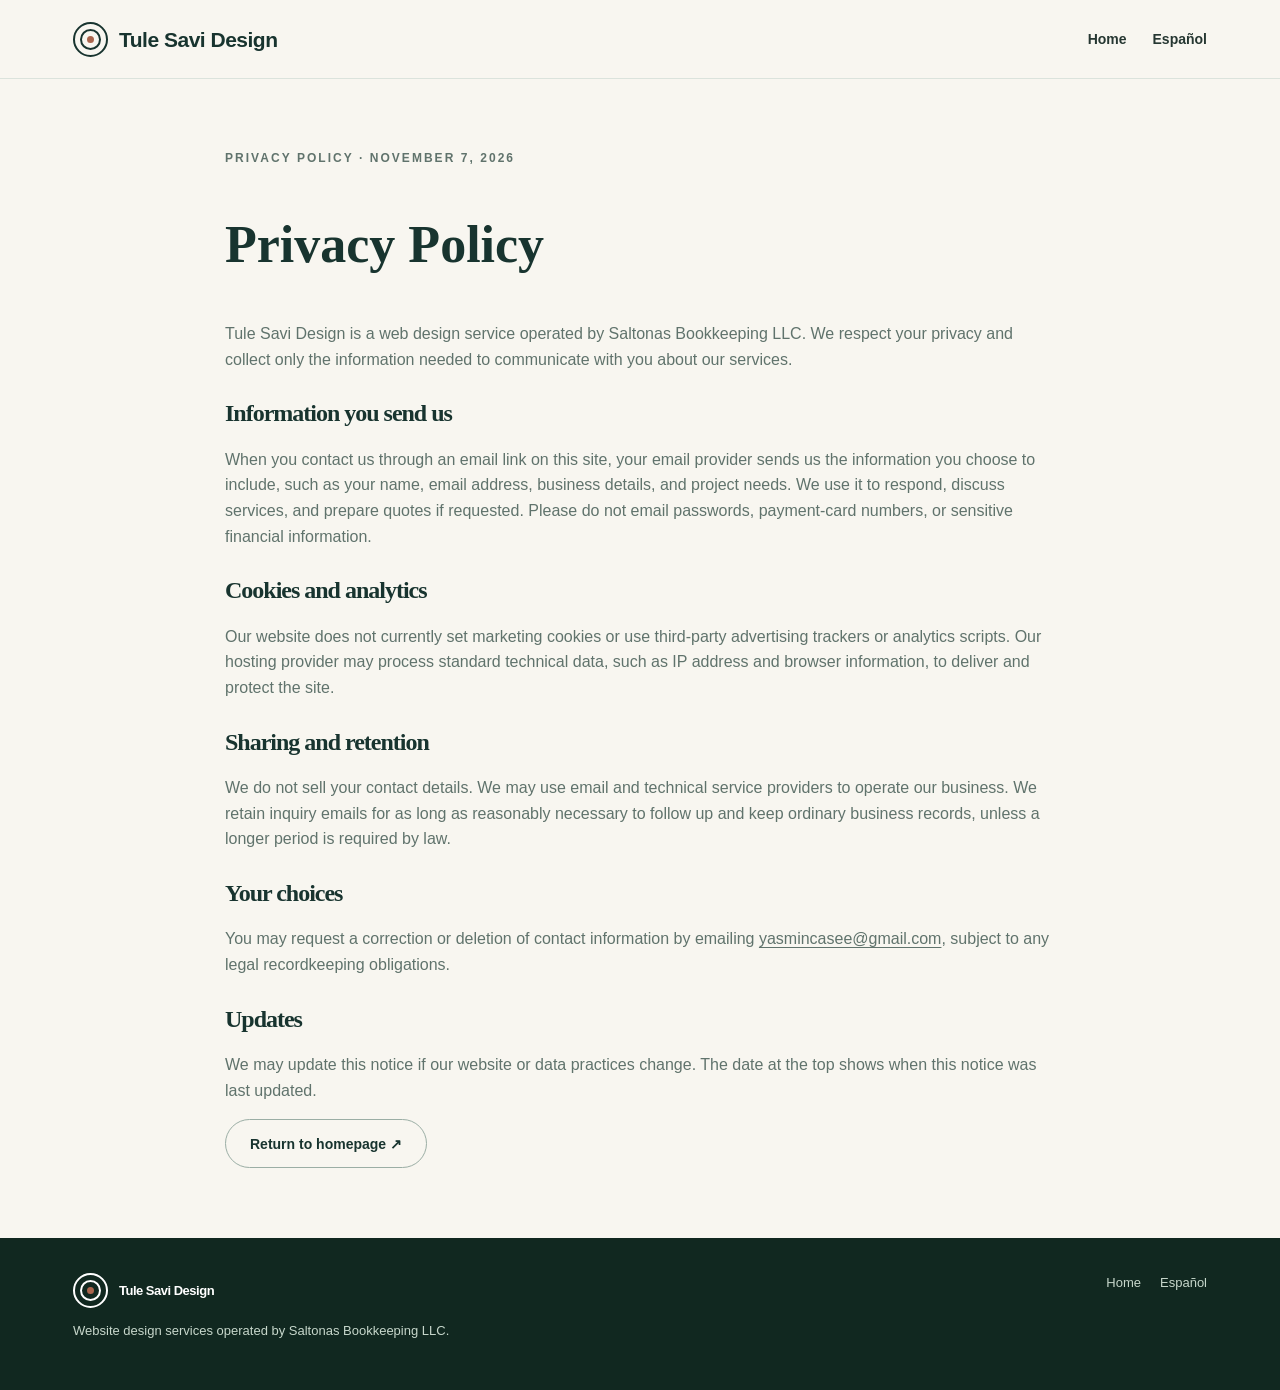
<file: privacy.html>
<!doctype html><html lang="en"><head><meta charset="utf-8"><meta name="viewport" content="width=device-width, initial-scale=1"><meta name="theme-color" content="#18342f"><title>Privacy Policy | Tule Savi Design</title><meta name="description" content="How Tule Savi Design handles website inquiries and personal information."><link rel="canonical" href="https://tulesavidesign.com/privacy.html"><link rel="stylesheet" href="styles.css"></head><body><a class="skip-link" href="#main">Skip to content</a><header class="site-header"><div class="wrap topbar"><a class="logo" href="./"><span class="logo-icon" aria-hidden="true"></span>Tule Savi Design</a><nav class="site-nav" style="display:flex"><a href="./">Home</a><a href="./es/" lang="es">Español</a></nav></div></header><main class="wrap" id="main"><div class="legal"><p class="eyebrow">Privacy policy · November 7, 2026</p><h1>Privacy Policy</h1><p>Tule Savi Design is a web design service operated by Saltonas Bookkeeping LLC. We respect your privacy and collect only the information needed to communicate with you about our services.</p><h2>Information you send us</h2><p>When you contact us through an email link on this site, your email provider sends us the information you choose to include, such as your name, email address, business details, and project needs. We use it to respond, discuss services, and prepare quotes if requested. Please do not email passwords, payment-card numbers, or sensitive financial information.</p><h2>Cookies and analytics</h2><p>Our website does not currently set marketing cookies or use third-party advertising trackers or analytics scripts. Our hosting provider may process standard technical data, such as IP address and browser information, to deliver and protect the site.</p><h2>Sharing and retention</h2><p>We do not sell your contact details. We may use email and technical service providers to operate our business. We retain inquiry emails for as long as reasonably necessary to follow up and keep ordinary business records, unless a longer period is required by law.</p><h2>Your choices</h2><p>You may request a correction or deletion of contact information by emailing <a href="mailto:yasmincasee@gmail.com">yasmincasee@gmail.com</a>, subject to any legal recordkeeping obligations.</p><h2>Updates</h2><p>We may update this notice if our website or data practices change. The date at the top shows when this notice was last updated.</p><a class="btn btn-alt" href="./">Return to homepage ↗</a></div></main><footer class="footer"><div class="wrap footer-row"><div><a class="logo" href="./"><span class="logo-icon" aria-hidden="true"></span>Tule Savi Design</a><p>Website design services operated by Saltonas Bookkeeping LLC.</p></div><div class="footer-links"><a href="./">Home</a><a href="./es/">Español</a></div></div></footer>
<!-- Crisp live chat: shared with Saltonas Bookkeeping -->
<script type="text/javascript">
  window.$crisp = window.$crisp || [];
  window.CRISP_WEBSITE_ID = "d0d3e0f0-dd64-4053-a8c9-10dc3f2603c1";
  window.$crisp.push(["set", "session:segments", [["Tule Savi Design"], true]]);
  (function () {
    var s = document.createElement("script");
    s.src = "https://client.crisp.chat/l.js";
    s.async = true;
    document.head.appendChild(s);
  })();
</script>
</body></html>
</file>
<file: styles.css>
:root{--ink:#18342f;--ink2:#26483f;--clay:#aa654d;--mint:#dce7df;--cream:#f8f6f0;--paper:#fffefb;--text:#263732;--muted:#60736c;--line:#dbe3dc;--shadow:0 22px 70px rgba(24,52,47,.12);--radius:22px}
*,*::before,*::after{box-sizing:border-box}html{scroll-behavior:smooth}body{margin:0;background:var(--cream);font-family:Inter,ui-sans-serif,-apple-system,BlinkMacSystemFont,"Segoe UI",Arial,sans-serif;color:var(--text);line-height:1.6}img,svg{max-width:100%;display:block}a{color:inherit;text-decoration:none}button,input,textarea,select{font:inherit}button{cursor:pointer}.wrap{max-width:1190px;padding:0 28px;margin:0 auto}.skip-link{position:absolute;left:-9999px;top:0;background:white;padding:12px;z-index:200}.skip-link:focus{left:8px}.site-header{position:sticky;top:0;z-index:100;background:rgba(248,246,240,.97);border-bottom:1px solid var(--line);backdrop-filter:blur(12px)}.topbar{height:78px;display:flex;align-items:center;gap:30px}.logo{display:flex;align-items:center;gap:11px;white-space:nowrap;font-weight:800;letter-spacing:-.5px;color:var(--ink);font-size:21px;line-height:1}.logo-icon{width:35px;height:35px;border:2.5px solid var(--ink);border-radius:50%;position:relative;display:inline-block}.logo-icon:after,.logo-icon:before{content:"";position:absolute;border:2px solid var(--ink);border-radius:50%;inset:5px}.logo-icon:after{inset:12px;background:var(--clay);border-color:var(--clay)}.site-nav{display:flex;align-items:center;gap:26px;margin-left:auto;font-size:14px;font-weight:650}.site-nav a:hover,.subtle-link:hover{color:var(--clay)}.nav-cta{padding:10px 17px;border-radius:99px;background:var(--ink);color:white!important;font-size:14px;font-weight:750}.nav-cta:hover{background:#31564b}.lang{font-size:13px;border:1px solid var(--line);padding:8px 10px;border-radius:40px;font-weight:800}.menu-toggle{display:none;background:none;border:1px solid var(--line);border-radius:10px;padding:8px;color:var(--ink)}.menu-toggle svg{width:24px;height:24px}.eyebrow{font-size:12px;font-weight:850;letter-spacing:.17em;text-transform:uppercase;color:var(--clay);margin:0 0 18px}.hero{overflow:hidden;position:relative;padding:91px 0 90px;background:radial-gradient(circle at 80% 40%,#e7eae1 0,rgba(248,246,240,0) 42%),var(--cream)}.hero-grid{display:grid;grid-template-columns:1.06fr .94fr;gap:56px;align-items:center}.hero h1,h2,.display{font-family:Georgia,"Times New Roman",serif;letter-spacing:-.042em;line-height:1.07;color:var(--ink)}.hero h1{font-size:clamp(49px,5vw,78px);margin:0 0 25px}.hero h1 em{font-style:normal;color:var(--clay)}.hero-intro{font-size:19px;color:var(--muted);max-width:540px;margin:0 0 30px}.actions{display:flex;gap:13px;flex-wrap:wrap}.btn{display:inline-flex;align-items:center;justify-content:center;gap:8px;min-height:49px;border-radius:100px;padding:12px 24px;font-weight:750;font-size:14px;background:var(--ink);color:#fff;border:1px solid var(--ink);transition:transform .15s ease,background .15s ease}.btn:hover{transform:translateY(-2px);background:#30554a}.btn-alt{background:transparent;color:var(--ink);border-color:#9baea5}.btn-alt:hover{background:#eaf0ea}.btn-light{background:var(--paper);color:var(--ink);border-color:var(--paper)}.btn-light:hover{background:#eee}.hero-note{margin-top:23px;font-size:13px;color:var(--muted)}.hero-note .dot{color:var(--clay);padding:0 7px}.visual{position:relative;padding:34px 0 27px}.browser{border-radius:15px;background:white;overflow:hidden;box-shadow:var(--shadow);border:1px solid #e1e7df;transform:rotate(-2deg)}.browser-top{height:35px;display:flex;gap:6px;align-items:center;padding:0 14px;background:#f6f8f5;border-bottom:1px solid #dce6df}.browser-top i{display:block;width:7px;height:7px;border-radius:50%;background:#bdc9c0}.browser-top b{color:#70827a;font-size:10px;margin-left:15px;font-weight:550;letter-spacing:.04em}.mock-hero{background:#1c372d;color:#fff;min-height:315px;padding:29px 35px;position:relative;overflow:hidden}.mock-brand{font-size:10px;text-transform:uppercase;letter-spacing:.23em;font-weight:850;color:#ddd8ba}.mock-hero h3{font-family:Georgia,serif;font-size:37px;max-width:280px;line-height:1.04;letter-spacing:-.04em;margin:47px 0 13px;color:white}.mock-hero p{font-size:11px;max-width:250px;color:#d3e3d7;line-height:1.7}.mock-btn{display:inline-block;margin-top:7px;border-radius:3px;background:#e4cba2;color:#1d362d;font-weight:800;font-size:9px;padding:9px 16px}.leaf{position:absolute;width:270px;height:420px;border-radius:70% 0 65% 10%;background:linear-gradient(115deg,#759781,#476f5a);right:-80px;top:36px;transform:rotate(26deg)}.leaf:after{content:"";height:1px;width:250px;background:#c4d6c0;position:absolute;top:170px;left:-17px;transform:rotate(37deg)}.mock-bottom{display:grid;grid-template-columns:repeat(3,1fr);gap:10px;padding:19px;background:#fff}.mock-bottom div{background:#edf3ed;border-radius:6px;padding:11px 7px;font-size:10px;font-weight:750;color:#355143;text-align:center}.floating-card{position:absolute;z-index:2;right:-17px;bottom:6px;width:183px;padding:18px;background:white;box-shadow:0 18px 45px rgba(28,57,43,.15);border-radius:15px;border:1px solid var(--line);transform:rotate(4deg)}.floating-card strong{font-size:13px;display:block;line-height:1.25;color:var(--ink)}.floating-card small{display:block;color:var(--muted);font-size:11px;margin-top:5px}.floating-card .tick{background:#dcece1;border-radius:40px;width:27px;height:27px;color:#1a6544;display:grid;place-items:center;font-weight:bold;margin-bottom:9px}.proofbar{background:#e9eee8;border-top:1px solid var(--line);border-bottom:1px solid var(--line);padding:20px 0}.proofbar .wrap{display:flex;justify-content:center;align-items:center;gap:35px;flex-wrap:wrap;color:#3f5b50;font-size:13px;font-weight:800;letter-spacing:.025em}.proofbar span:before{content:"✓";color:#788e78;margin-right:10px}.section{padding:102px 0}.section-white{background:var(--paper)}.section-soft{background:#eaf0e9}.section-head{max-width:700px;margin-bottom:46px}.section-head h2,.section h2{font-size:clamp(34px,3.4vw,52px);margin:0 0 18px}.section-head p:last-child{font-size:18px;color:var(--muted);margin:0}.cards{display:grid;grid-template-columns:repeat(3,minmax(0,1fr));gap:21px}.card{background:#fff;border:1px solid var(--line);padding:32px;border-radius:var(--radius)}.card .num{font-family:Georgia,serif;color:var(--clay);font-size:28px;margin-bottom:22px;line-height:1}.card h3{font-size:21px;color:var(--ink);margin:0 0 10px;line-height:1.3}.card p{color:var(--muted);font-size:15px;margin:0}.card .text-link{font-size:14px;color:var(--ink);font-weight:800;display:inline-block;margin-top:20px;border-bottom:1px solid var(--clay)}.split{display:grid;grid-template-columns:1fr 1fr;gap:76px;align-items:center}.split p{color:var(--muted)}.wide-feature{background:var(--ink);color:white;padding:47px;border-radius:26px;position:relative;overflow:hidden}.wide-feature:before{content:"";position:absolute;border:1px solid #678073;border-radius:50%;width:380px;height:380px;right:-115px;top:-120px;box-shadow:0 0 0 45px rgba(201,219,205,.04),0 0 0 90px rgba(201,219,205,.03)}.wide-feature h3{position:relative;color:white;font-family:Georgia,serif;font-size:33px;line-height:1.15;letter-spacing:-.035em;max-width:400px;margin:0 0 13px}.wide-feature p{position:relative;color:#d0ddd4;max-width:400px}.checklist{display:grid;gap:13px;margin-top:22px}.checklist div{display:flex;gap:14px;align-items:flex-start;font-size:15px}.checklist b{color:var(--clay);font-size:17px}.portfolio-grid{display:grid;grid-template-columns:1fr 1fr;gap:23px}.project{background:#fff;border:1px solid var(--line);border-radius:20px;overflow:hidden}.project-art{min-height:235px;display:grid;place-items:center;padding:24px;position:relative;overflow:hidden}.project-art.finance{background:#e4eaf0}.project-art.concept{background:#e4eade}.project-art .art-window{border-radius:8px;background:white;box-shadow:0 12px 36px rgba(0,0,0,.13);width:85%;height:165px;overflow:hidden}.art-window .art-top{height:20px;background:#fff;border-bottom:1px solid #e2e2e2}.finance .art-inside{background:linear-gradient(130deg,#dfebf6,#fff);height:145px;padding:16px}.finance .art-inside span{display:block;background:#264f75;width:47%;height:10px;border-radius:2px;margin-bottom:10px}.finance .art-inside span:nth-child(2){width:35%;height:6px;background:#9fb6c8}.finance .art-inside i{display:block;margin-top:23px;width:85%;height:35px;background:#d1e2ef;border-radius:5px}.concept .art-inside{background:linear-gradient(110deg,#24483a,#71907a);height:145px;padding:17px}.concept .art-inside span{display:block;background:#d9e9dd;width:48%;height:8px;border-radius:3px;margin:5px 0 10px}.concept .art-inside span:nth-child(2){width:38%;height:5px}.project-content{padding:26px}.label{display:inline-block;font-size:11px;letter-spacing:.1em;text-transform:uppercase;font-weight:800;color:var(--clay);margin-bottom:5px}.project h3{font-size:23px;margin:0 0 6px;color:var(--ink)}.project p{margin:0 0 13px;color:var(--muted);font-size:15px}.project a{font-weight:800;text-decoration:underline;text-decoration-color:var(--clay);text-underline-offset:5px;font-size:14px}.process{display:grid;grid-template-columns:repeat(3,1fr);gap:28px}.step{border-top:2px solid var(--clay);padding-top:17px}.step .step-no{font-size:12px;color:var(--clay);letter-spacing:.1em;font-weight:850}.step h3{color:var(--ink);margin:12px 0 6px;font-size:22px}.step p{font-size:15px;color:var(--muted);margin:0}.plans{display:grid;grid-template-columns:repeat(3,1fr);gap:20px}.plan{border:1px solid var(--line);border-radius:20px;padding:28px;background:#fff;display:flex;flex-direction:column}.plan.featured{border:2px solid var(--ink);box-shadow:var(--shadow)}.plan h3{font-size:24px;margin:9px 0;color:var(--ink)}.plan p{color:var(--muted);font-size:14px}.plan ul{margin:16px 0 25px;padding-left:18px;color:var(--text);font-size:14px;flex:1}.plan li+li{margin-top:9px}.plan .btn{align-self:stretch}.faq{border-top:1px solid var(--line)}.faq details{border-bottom:1px solid var(--line);padding:20px 0}.faq summary{cursor:pointer;font-weight:800;color:var(--ink);padding-right:25px}.faq p{color:var(--muted);margin:10px 0 0}.contact-band{background:var(--ink);color:white;padding:83px 0}.contact-band h2{color:white;margin-bottom:16px}.contact-band p{color:#cadbd0;font-size:18px;max-width:560px}.contact-box{display:grid;grid-template-columns:1.2fr .8fr;gap:55px;align-items:center}.contact-panel{position:relative;background:#264c40;padding:29px;border:1px solid #4e7565;border-radius:18px}.contact-panel small{display:block;color:#bcd4c4;letter-spacing:.08em;text-transform:uppercase;font-weight:800;margin-bottom:10px}.contact-panel strong{font-size:19px;line-height:1.4}.contact-panel .status{font-size:12px;color:#dae9e0;margin-top:15px}.form-info{font-size:13px;margin-top:20px;display:block}.footer{background:#112820;color:#d6e4d9;padding:35px 0}.footer-row{display:flex;justify-content:space-between;align-items:start;gap:25px}.footer .logo{color:white}.footer .logo-icon,.footer .logo-icon:before{border-color:white}.footer p,.footer a{font-size:13px;color:#c7d7cb}.footer-links{display:flex;gap:19px;flex-wrap:wrap}.inner-hero{padding:95px 0 80px;background:#e8eee7}.inner-hero h1{font-family:Georgia,serif;color:var(--ink);font-size:clamp(46px,5vw,72px);line-height:1.06;letter-spacing:-.045em;max-width:840px;margin:0 0 22px}.inner-hero p{font-size:20px;color:var(--muted);max-width:690px;margin-bottom:28px}.industry-block{display:grid;grid-template-columns:1fr 1fr;gap:46px}.industry-block p{color:var(--muted)}.placeholders{font-size:12px;color:#718279}.legal{max-width:830px;margin:70px auto}.legal h1{font-family:Georgia,serif;font-size:52px;color:var(--ink)}.legal p{color:var(--muted)}.legal h2{font-size:24px;margin-top:29px}
@media(max-width:1000px){.hero-grid{grid-template-columns:1fr 1fr;gap:26px}.hero h1{font-size:58px}.split{gap:35px}.logo{font-size:19px}}
@media(max-width:760px){.wrap{padding-inline:20px}.topbar{height:70px}.logo{font-size:19px}.site-nav{display:none;position:absolute;top:70px;left:0;right:0;background:var(--cream);padding:20px;flex-direction:column;align-items:stretch;border-bottom:1px solid var(--line);gap:8px;margin:0;box-shadow:0 12px 24px rgba(0,0,0,.06)}.site-nav.open{display:flex}.site-nav a{padding:8px 6px}.menu-toggle{display:block;margin-left:auto}.hero{padding:60px 0}.hero-grid,.split,.portfolio-grid,.contact-box,.industry-block{grid-template-columns:1fr}.hero h1{font-size:clamp(42px,11vw,61px)}.hero-intro{font-size:17px}.hero .visual{max-width:500px;margin:0 auto;width:94%}.floating-card{right:-10px}.section{padding:70px 0}.cards,.plans,.process{grid-template-columns:1fr}.section-head{margin-bottom:30px}.section-head p:last-child{font-size:16px}.card{padding:25px}.wide-feature{padding:31px}.footer-row{display:block}.footer-links{margin-top:22px}.inner-hero{padding:68px 0}.inner-hero p{font-size:17px}.contact-band{padding:65px 0}}
@media(prefers-reduced-motion:reduce){*,*::before,*::after{scroll-behavior:auto!important;transition:none!important}}

/* Live portfolio case study */
.real-project{display:grid;grid-template-columns:1fr 1fr;min-height:350px}
.real-project-visual{background:#e2e8ee;display:flex;align-items:center;justify-content:center;padding:35px;min-height:300px}
.case-window{background:#fff;box-shadow:0 18px 50px rgba(24,52,47,.14);width:100%;max-width:460px;border-radius:13px;overflow:hidden;transform:rotate(-1.5deg)}
.case-bar{background:#f1f5f8;display:flex;align-items:center;gap:7px;padding:12px;border-bottom:1px solid #d5e0e9}
.case-bar span{width:8px;height:8px;border-radius:100%;background:#bdcddc}.case-bar b{font-size:10px;font-weight:600;color:#6d8090;margin-left:10px;white-space:nowrap;overflow:hidden;text-overflow:ellipsis}
.case-body{padding:34px 30px 38px;background:linear-gradient(135deg,#f7f2ed,#e6eef7)}
.case-overline{font-size:10px;letter-spacing:.15em;color:#2f5f91;font-weight:800;margin-bottom:17px}
.case-title{font-family:Georgia,serif;font-size:clamp(29px,3.5vw,42px);font-weight:700;line-height:1.05;letter-spacing:-.04em;color:#173654}
.case-body p{font-size:12px;color:#657889;margin-top:14px}
.case-pill{display:inline-block;margin-top:12px;background:#21466f;color:white;font-weight:750;font-size:11px;padding:9px 16px;border-radius:8px}
.real-project .project-content{display:flex;flex-direction:column;justify-content:center;padding:37px}
.real-project .project-content p{font-size:15px}
.case-features{padding-left:20px;color:var(--text);margin:6px 0 22px;font-size:14px}.case-features li{margin-top:5px}
.contact-email{font-size:14px!important;color:#deeadf!important;margin:16px 0 0!important;overflow-wrap:anywhere}
.contact-email a{color:white;text-decoration:underline;text-underline-offset:3px}
.footer-legal{font-size:12px!important;opacity:.85}
.legal a:not(.btn){text-decoration:underline;text-underline-offset:3px}
@media(max-width:760px){.real-project{grid-template-columns:1fr}.real-project-visual{min-height:240px;padding:24px}.real-project .project-content{padding:28px}.case-body{padding:25px}.case-title{font-size:33px}}


/* Saltonas Bookkeeping portfolio preview: matches the real site's logo, palette, wording and mobile layout. */
.sb-preview-link{display:block;color:inherit;max-width:100%;min-width:0}
.sb-preview-window{background:#fff;border:1px solid #d5dce3;border-radius:15px;overflow:hidden;box-shadow:0 20px 58px rgba(24,52,47,.16);transition:transform .2s ease,box-shadow .2s ease}
.sb-preview-link:hover .sb-preview-window{transform:translateY(-3px);box-shadow:0 25px 65px rgba(24,52,47,.22)}
.sb-preview-browser{height:36px;display:flex;align-items:center;gap:14px;background:#f1f4f7;border-bottom:1px solid #dce3e9;padding:0 15px;color:#697e90}
.sb-preview-dots{display:flex;gap:5px;flex-shrink:0}
.sb-preview-dots i{width:7px;height:7px;border-radius:50%;background:#bdc9d2}
.sb-preview-url{font-size:11px;font-weight:650;overflow:hidden;text-overflow:ellipsis;white-space:nowrap}
.sb-preview-secure{margin-left:auto;font-size:15px}
.sb-preview-page{background:#f7f2ed}
.sb-preview-nav{height:63px;display:flex;align-items:center;justify-content:space-between;padding:11px 24px;background:#f7f2ed;border-bottom:1px solid #e4e2e2;gap:15px}
.sb-preview-logo{display:flex;gap:9px;align-items:center;min-width:0}
.sb-preview-logo img:first-child{width:41px;height:41px;object-fit:contain;flex-shrink:0}
.sb-preview-logo img:nth-child(2){width:162px;max-height:35px;object-fit:contain;object-position:left center}
.sb-preview-hamburger{display:grid;place-items:center;width:31px;height:31px;flex-shrink:0;border:1px solid #d5dde4;border-radius:8px;color:#234668;font-size:20px;line-height:1}
.sb-preview-hero{background:radial-gradient(circle at 86% 27%,#dfeaf4,transparent 47%),linear-gradient(180deg,#f7f2ed,#fff);padding:41px 30px 38px}
.sb-preview-overline{color:#21466f!important;font:800 10px/1.5 Arial,sans-serif!important;letter-spacing:1.55px;margin:0 0 18px!important}
.sb-preview-hero h3{color:#173654;font:700 clamp(31px,3.6vw,45px)/1.02 Georgia,serif;letter-spacing:-1.2px;margin:0 0 18px}
.sb-preview-description{max-width:420px;color:#687785!important;font:400 13px/1.67 Arial,sans-serif!important;margin:0 0 23px!important}
.sb-preview-buttons{display:grid;grid-template-columns:1fr 1fr;gap:12px}
.sb-preview-buttons span{display:block;border-radius:8px;text-align:center;font:700 12px/1.3 Arial,sans-serif;padding:13px 6px;color:#fff;background:#21466f;border:1px solid #21466f}
.sb-preview-buttons span+span{background:transparent;color:#21466f}
.sb-preview-trust{display:grid;grid-template-columns:1fr 1fr;gap:9px;padding:16px 19px 20px;background:#fff;border-top:1px solid #dce4eb}
.sb-preview-trust span{padding:10px 8px;border:1px solid #dce4eb;border-radius:9px;text-align:center}
.sb-preview-trust b{display:block;color:#173654;font:700 11px/1.3 Arial,sans-serif}
.sb-preview-trust small{display:block;margin-top:5px;color:#687785;font:400 10px/1.4 Arial,sans-serif}
.sb-preview-caption{font-size:12px;color:#60736c;text-align:center;margin:15px 0 0}
.visual>.sb-preview-link{max-width:540px;margin:auto}
.real-project-visual{background:linear-gradient(145deg,#e9eef3,#d6e3ed);min-height:390px;padding:27px}
.real-project-visual .sb-preview-link{width:100%;max-width:420px}
.sb-preview--compact .sb-preview-nav{height:50px;padding:8px 17px}
.sb-preview--compact .sb-preview-logo img:first-child{width:31px;height:31px}
.sb-preview--compact .sb-preview-logo img:nth-child(2){width:133px}
.sb-preview--compact .sb-preview-hamburger{width:27px;height:27px;font-size:16px}
.sb-preview--compact .sb-preview-hero{padding:29px 23px 24px}
.sb-preview--compact .sb-preview-hero h3{font-size:32px;margin-bottom:13px}
.sb-preview--compact .sb-preview-description{font-size:11px!important;margin-bottom:18px!important}
.sb-preview--compact .sb-preview-overline{font-size:8px!important;margin-bottom:12px!important;letter-spacing:1px}
.sb-preview--compact .sb-preview-buttons span{padding:10px 5px;font-size:10px}
.sb-preview--compact .sb-preview-trust{padding:12px;gap:6px}
.sb-preview--compact .sb-preview-trust span{padding:7px 5px}
.sb-preview--compact .sb-preview-trust b{font-size:9px}
.sb-preview--compact .sb-preview-trust small{font-size:8px}
@media(max-width:760px){.visual{padding:19px 0 0}.hero .visual{width:100%}.real-project-visual{padding:25px;min-height:0}.sb-preview-hero{padding:32px 23px}.sb-preview-hero h3{font-size:39px}.sb-preview-description{font-size:13px!important}.sb-preview-logo img:nth-child(2){width:155px}.sb-preview-caption{margin-bottom:0}.sb-preview--compact .sb-preview-hero h3{font-size:35px}}
@media(max-width:380px){.sb-preview-nav{padding:8px 12px}.sb-preview-logo img:nth-child(2){width:131px}.sb-preview-hero h3{font-size:34px}.sb-preview-trust{padding:12px 10px}}


/* Verified client case study: preview uses the actual SP Landscaping logo, hero photograph, and website language. */
.portfolio-grid{grid-template-columns:minmax(0,1fr);gap:30px}
.sp-project-visual{background:linear-gradient(145deg,#e6ebdf,#dbe4d8);padding:27px;min-height:370px}
.sp-preview-link{display:block;width:100%;max-width:460px;min-width:0;color:inherit}
.sp-site-preview{border:1px solid #c8d4ca;border-radius:14px;overflow:hidden;background:white;box-shadow:0 20px 58px rgba(24,52,47,.17);transition:transform .18s ease,box-shadow .18s ease}
.sp-preview-link:hover .sp-site-preview{transform:translateY(-3px);box-shadow:0 25px 65px rgba(24,52,47,.23)}
.sp-site-browser{height:35px;display:flex;align-items:center;gap:12px;padding:0 14px;background:#f2f4f0;color:#718076;font-size:11px;font-weight:650;border-bottom:1px solid #dde4de}
.sp-site-browser>span:nth-child(2){overflow:hidden;text-overflow:ellipsis;white-space:nowrap}
.sp-browser-dots{display:flex;gap:5px;flex-shrink:0}
.sp-browser-dots i{width:7px;height:7px;background:#c7d0c6;border-radius:50%}
.sp-browser-arrow{margin-left:auto;font-size:16px}
.sp-site-header{height:68px;padding:6px 19px;background:#fff;display:flex;align-items:center;justify-content:space-between}
.sp-site-header img{width:auto;max-width:172px;max-height:52px;object-fit:contain;object-position:left}
.sp-site-menu{font-size:19px;color:#3b423c;border:1px solid #dfe4df;border-radius:8px;padding:1px 9px}
.sp-site-hero{min-height:225px;background:linear-gradient(180deg,rgba(0,0,0,.18),rgba(0,0,0,.05)),url('https://splandscapingllc.com/images/washougal-wa-circular-paver-fire-pit-patio-02.jpg') center 65%/cover no-repeat;display:grid;place-items:center;padding:26px}
.sp-site-overlay{background:rgba(0,0,0,.5);border-radius:12px;color:#fff;padding:19px 22px;text-align:center;max-width:330px}
.sp-site-overlay strong{display:block;font:700 21px/1.14 Arial,sans-serif;color:#fff}
.sp-site-overlay small{display:block;font:400 11px/1.4 Arial,sans-serif;color:#fff;margin:8px 0 14px}
.sp-site-overlay>span{background:#2e7d32;color:#fff;display:inline-block;border-radius:8px;padding:9px 15px;font:700 10px/1.2 Arial,sans-serif}
.sp-site-services{background:#f6f6f4;display:grid;grid-template-columns:repeat(3,minmax(0,1fr));gap:7px;padding:13px 12px}
.sp-site-services span{display:block;padding:9px 4px;background:#fff;border:1px solid #e3e9e0;border-radius:7px;text-align:center;color:#2e6134;font:700 10px/1.2 Arial,sans-serif}
.landscaping-case{display:grid;grid-template-columns:minmax(0,1fr) minmax(0,1fr);align-items:center;gap:50px}
.landscaping-case-image{display:block;border:9px solid white;border-radius:21px;overflow:hidden;box-shadow:var(--shadow)}
.landscaping-case-image img{aspect-ratio:5/4;object-fit:cover;width:100%;display:block}
.landscaping-case p:not(.eyebrow){color:var(--muted);font-size:17px}
.landscaping-case .btn{margin-top:4px}
@media(max-width:760px){.sp-project-visual{min-height:0;padding:25px}.sp-site-hero{min-height:230px}.landscaping-case{grid-template-columns:1fr;gap:26px}.landscaping-case-image img{aspect-ratio:16/10}.landscaping-case h2{font-size:32px}}
@media(max-width:390px){.sp-site-hero{padding:18px;min-height:218px}.sp-site-overlay{padding:16px 14px}.sp-site-overlay strong{font-size:19px}.sp-site-services{gap:4px}.sp-site-services span{font-size:9px}}

/* Portfolio: genuine screenshots of published sites, not illustrated reconstructions. */
.portfolio-hero-image{padding:0;width:100%;max-width:455px;margin-inline:auto}
.portfolio-hero-link{display:block;position:relative;border-radius:21px;overflow:hidden;background:#e7eee7;border:8px solid white;box-shadow:0 24px 58px rgba(16,43,32,.15);transition:transform .18s ease}
.portfolio-hero-link:hover{transform:translateY(-3px)}
.portfolio-hero-link img{display:block;width:100%;height:440px;object-fit:cover;object-position:top center}
.portfolio-image-note{position:absolute;bottom:14px;left:14px;padding:9px 14px;border-radius:99px;background:rgba(255,255,255,.96);color:#18342f;font-size:11px;font-weight:850;letter-spacing:.08em;box-shadow:0 7px 22px rgba(0,0,0,.12)}
.portfolio-cards{display:grid;grid-template-columns:repeat(2,minmax(0,1fr));gap:26px}
.portfolio-card{background:#fff;border:1px solid var(--line);border-radius:20px;overflow:hidden;box-shadow:0 12px 35px rgba(18,48,36,.055);display:flex;flex-direction:column}
.portfolio-card-image{display:block;background:#e9eee8;padding:20px 24px 0;overflow:hidden}
.portfolio-card-image img{display:block;margin:0 auto;width:100%;max-width:350px;height:350px;object-fit:cover;object-position:top center;border-radius:12px 12px 0 0;box-shadow:0 6px 20px rgba(0,0,0,.12);transition:transform .2s ease}
.portfolio-card-image:hover img{transform:translateY(-3px)}
.portfolio-card-body{padding:25px 27px 28px;flex:1;display:flex;flex-direction:column;align-items:flex-start}
.portfolio-tag{font-size:11px;letter-spacing:.11em;font-weight:850;color:var(--clay);margin-bottom:10px}
.portfolio-card-body h3{color:var(--ink);font-size:23px;line-height:1.2;margin:0 0 10px}
.portfolio-card-body p{font-size:15px;color:var(--muted);margin:0 0 21px;max-width:440px}
.portfolio-visit{margin-top:auto;font-size:14px;font-weight:800;color:var(--ink);text-decoration:underline;text-decoration-color:var(--clay);text-underline-offset:5px}
@media(max-width:760px){
.portfolio-hero-image{max-width:430px}
.portfolio-hero-link img{height:310px}
.portfolio-cards{grid-template-columns:1fr;gap:22px}
.portfolio-card-image{padding:16px 18px 0}
.portfolio-card-image img{height:340px}
.portfolio-card-body{padding:22px 23px 25px}
}
@media(max-width:390px){.portfolio-hero-link img{height:275px}.portfolio-card-image img{height:300px}}
</file>
